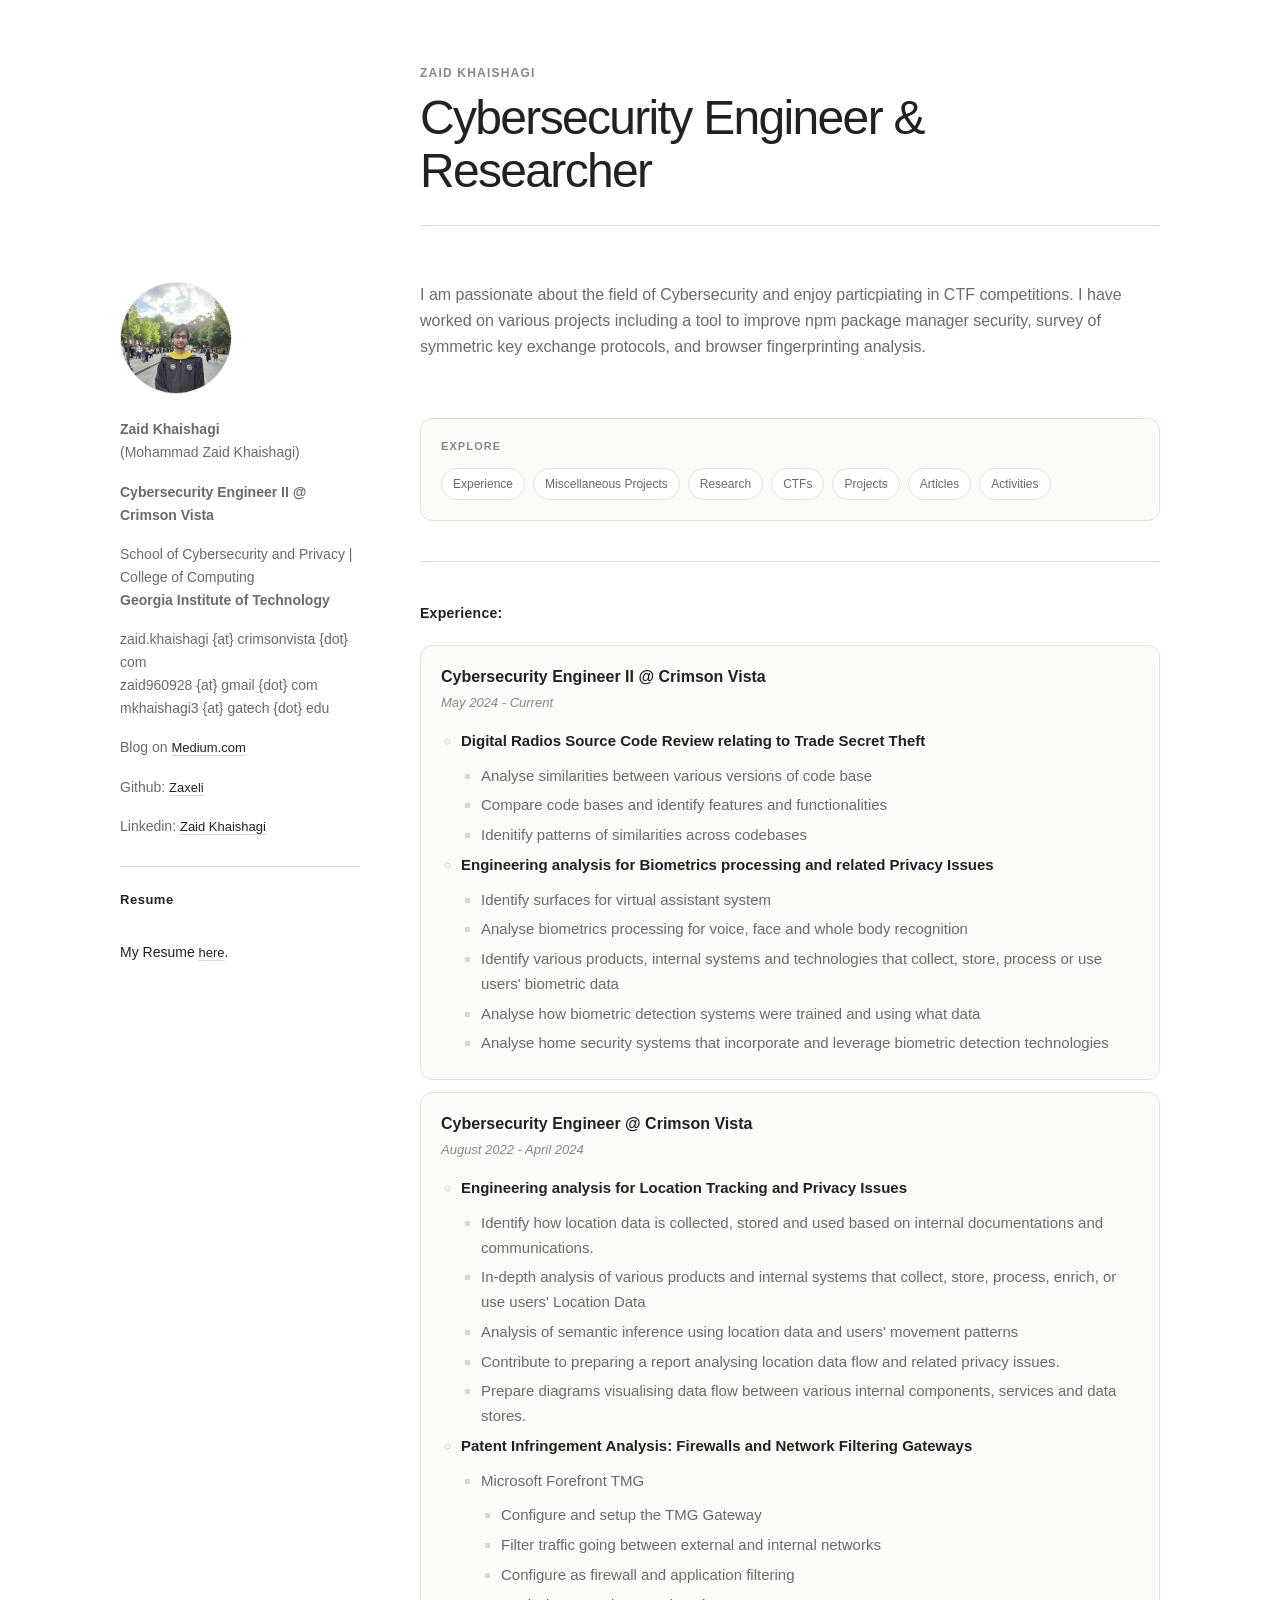
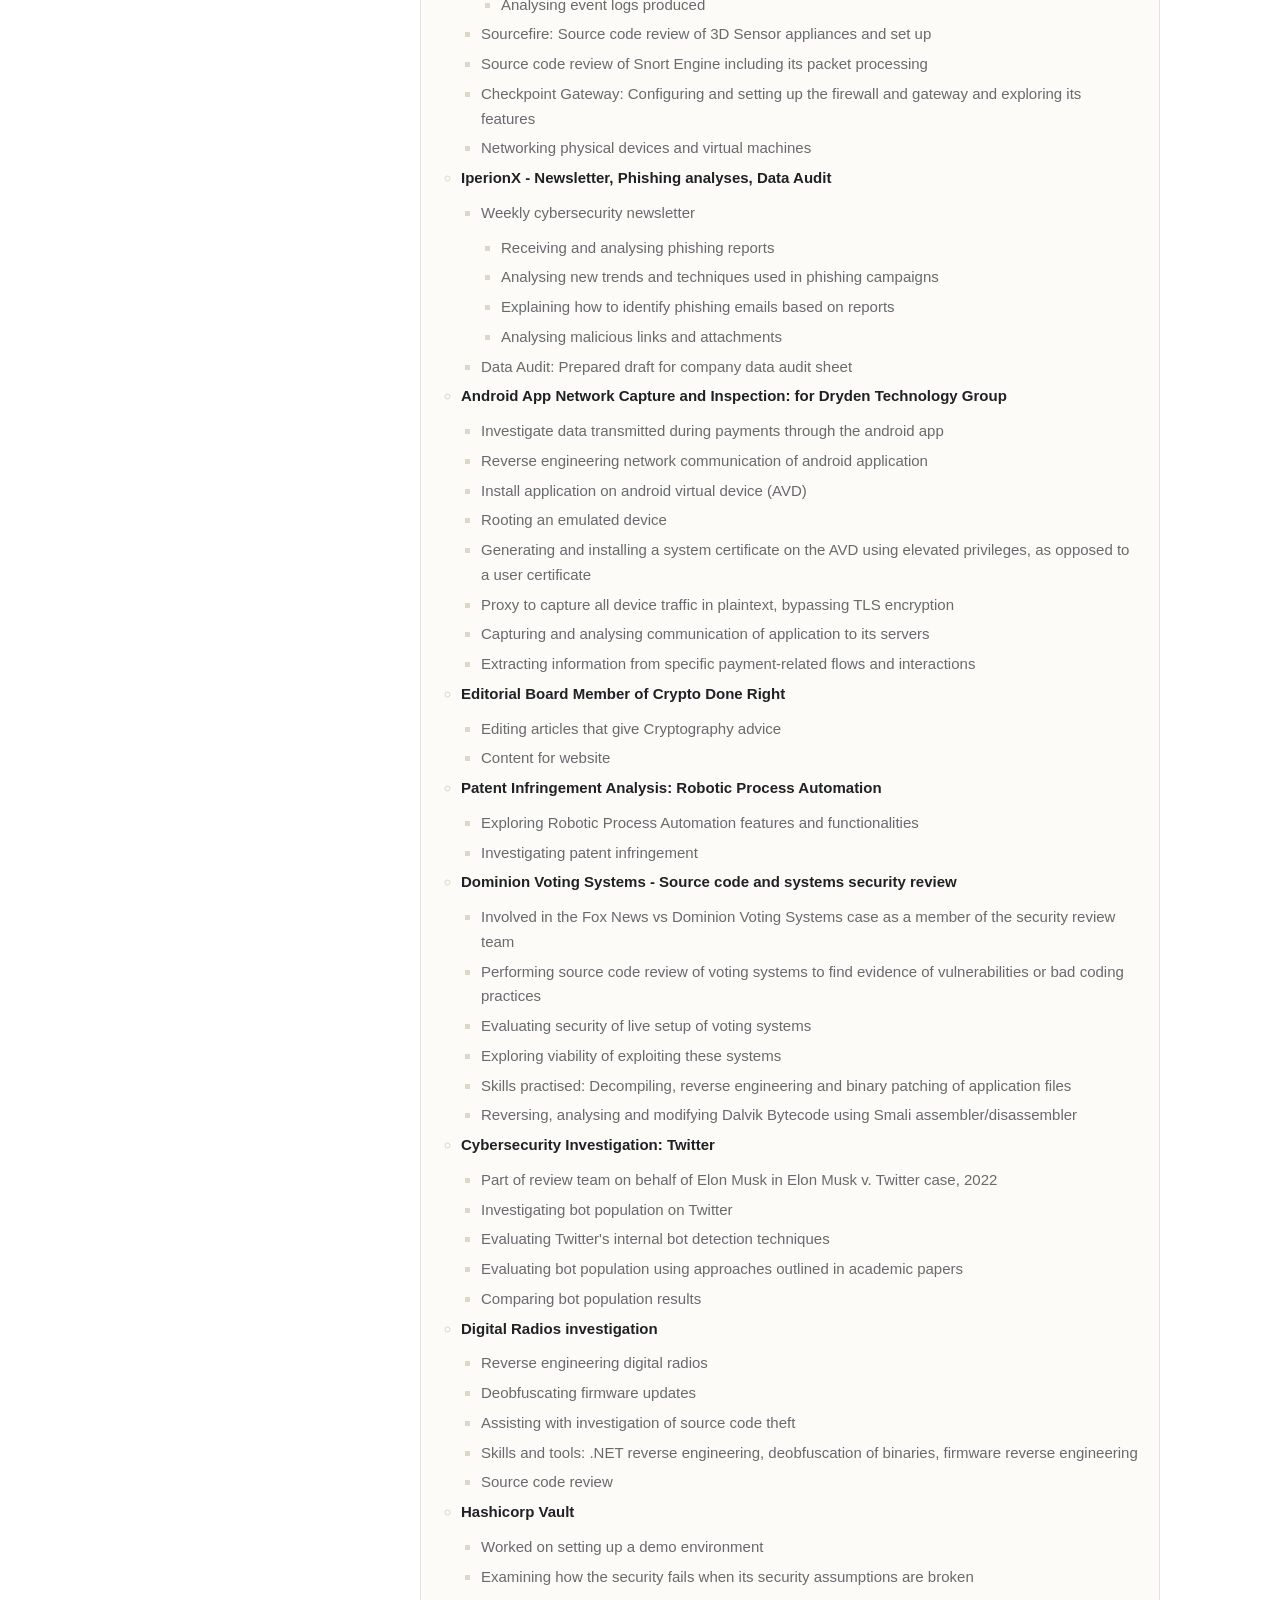
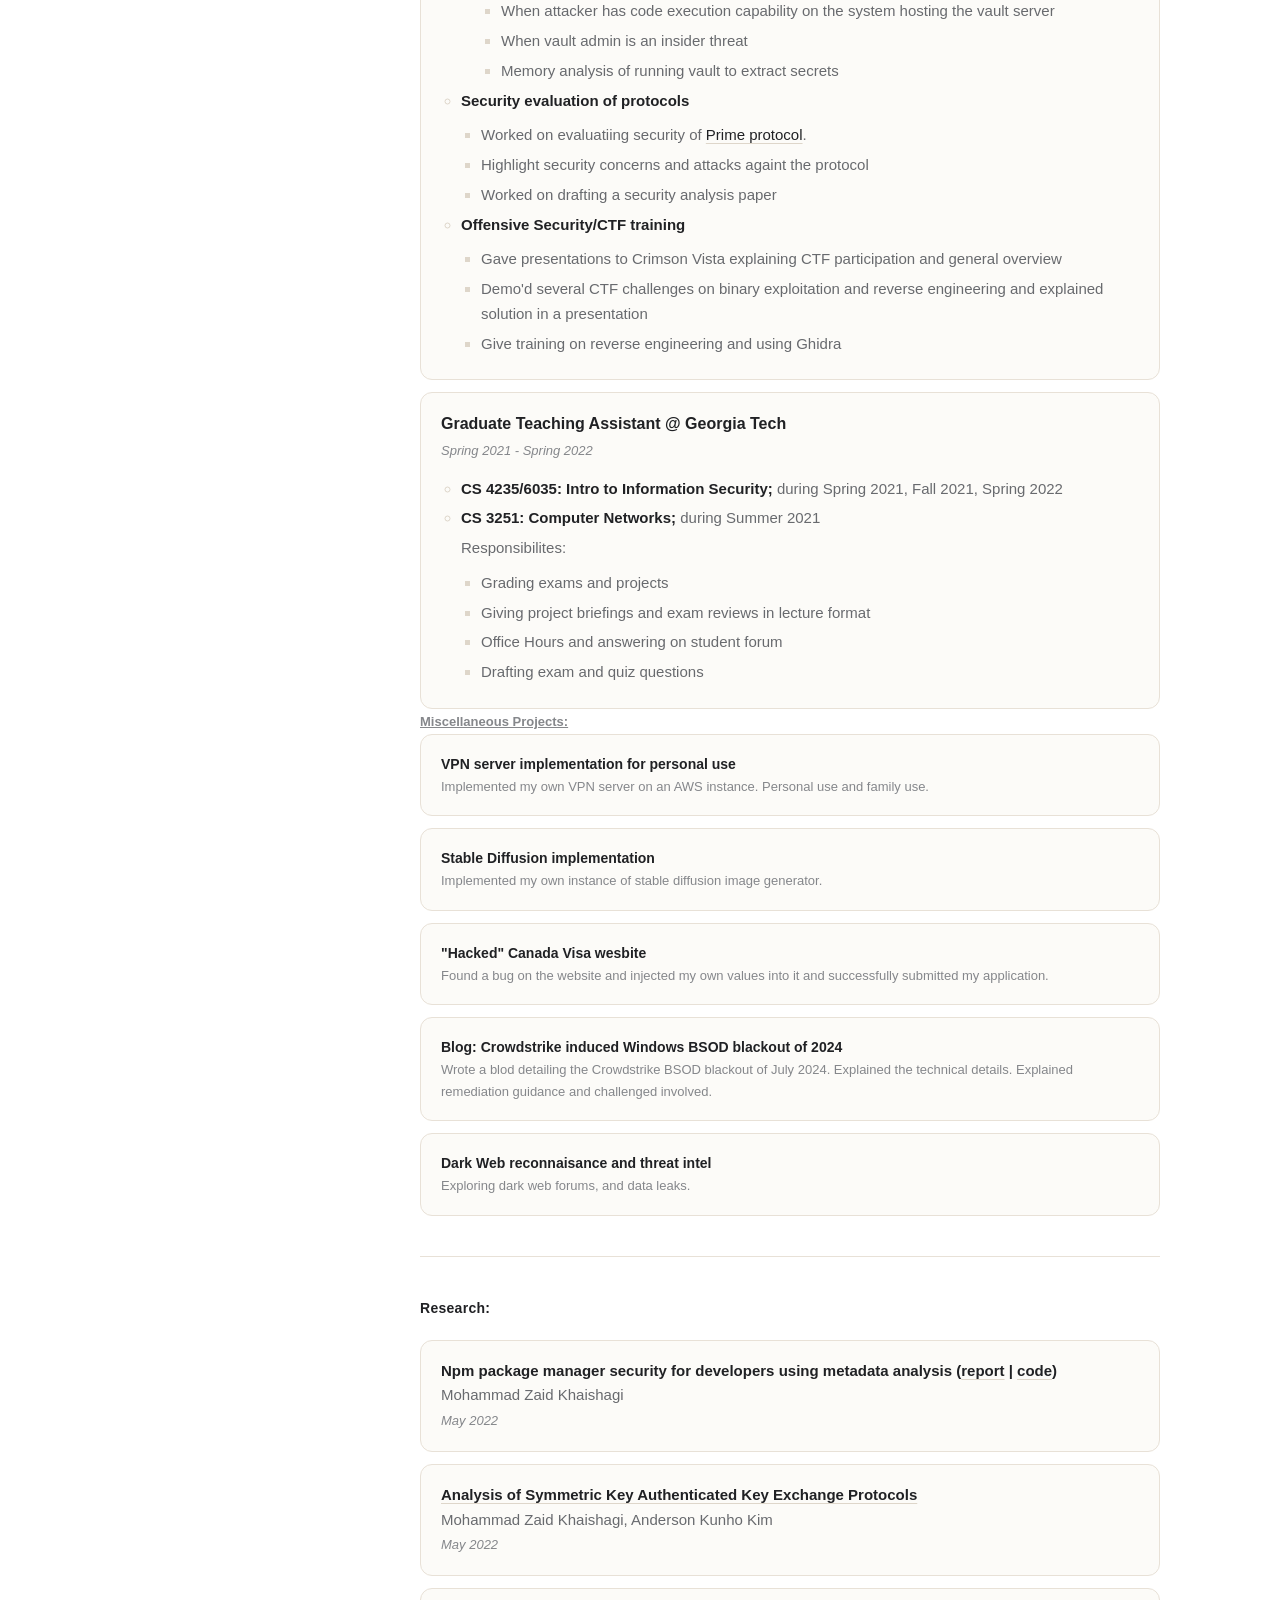
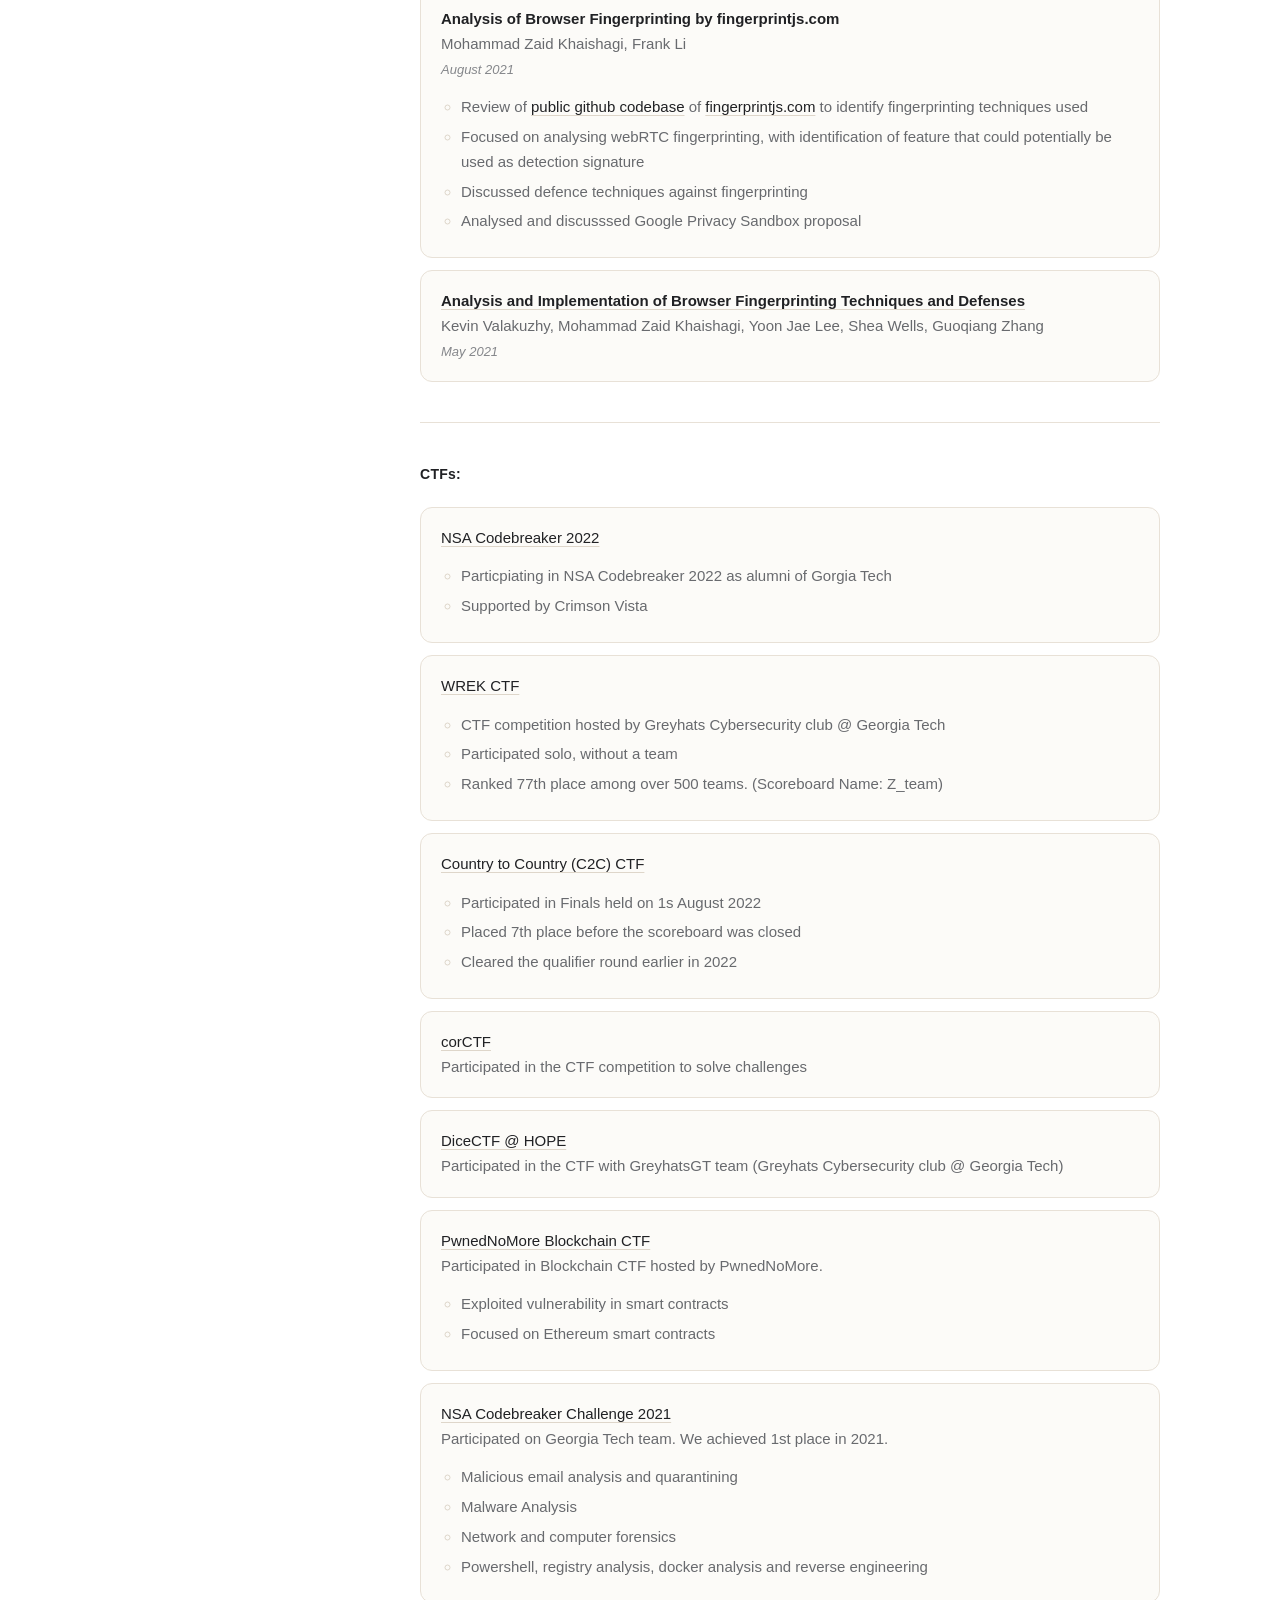
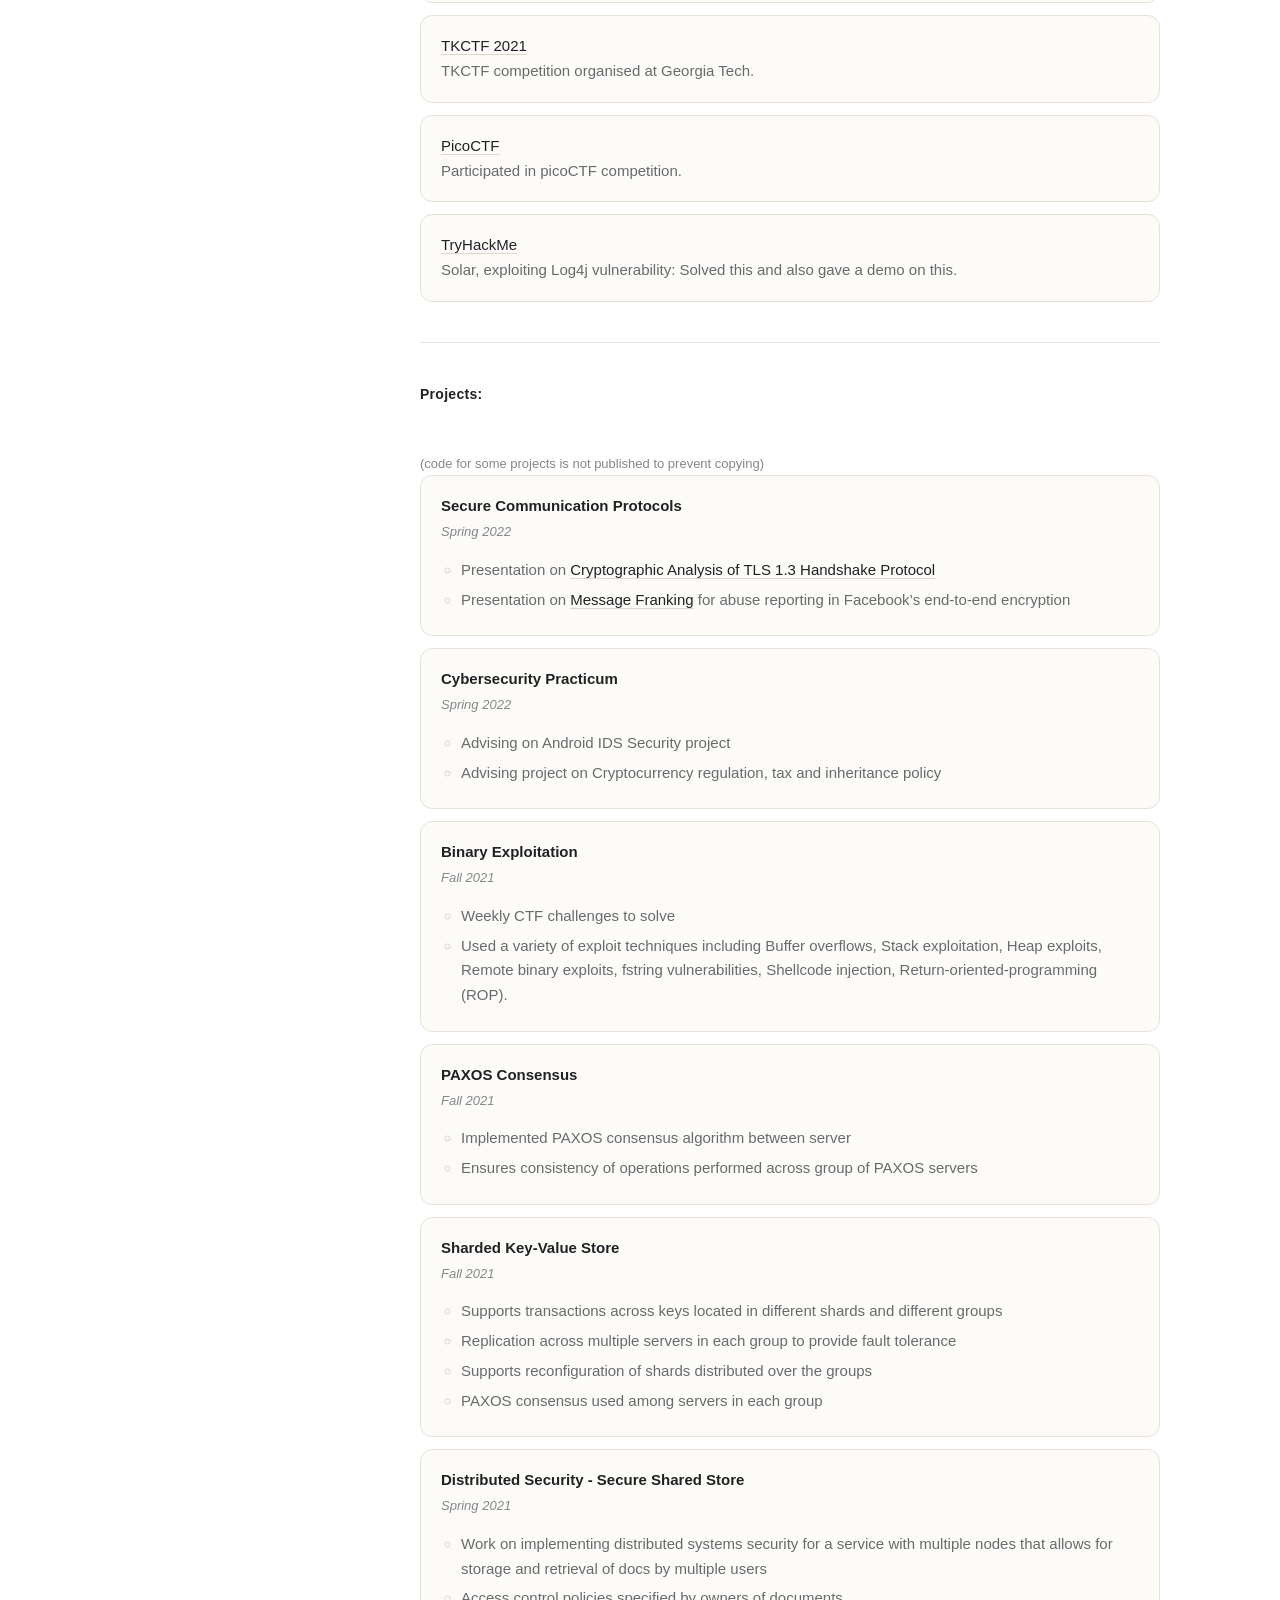
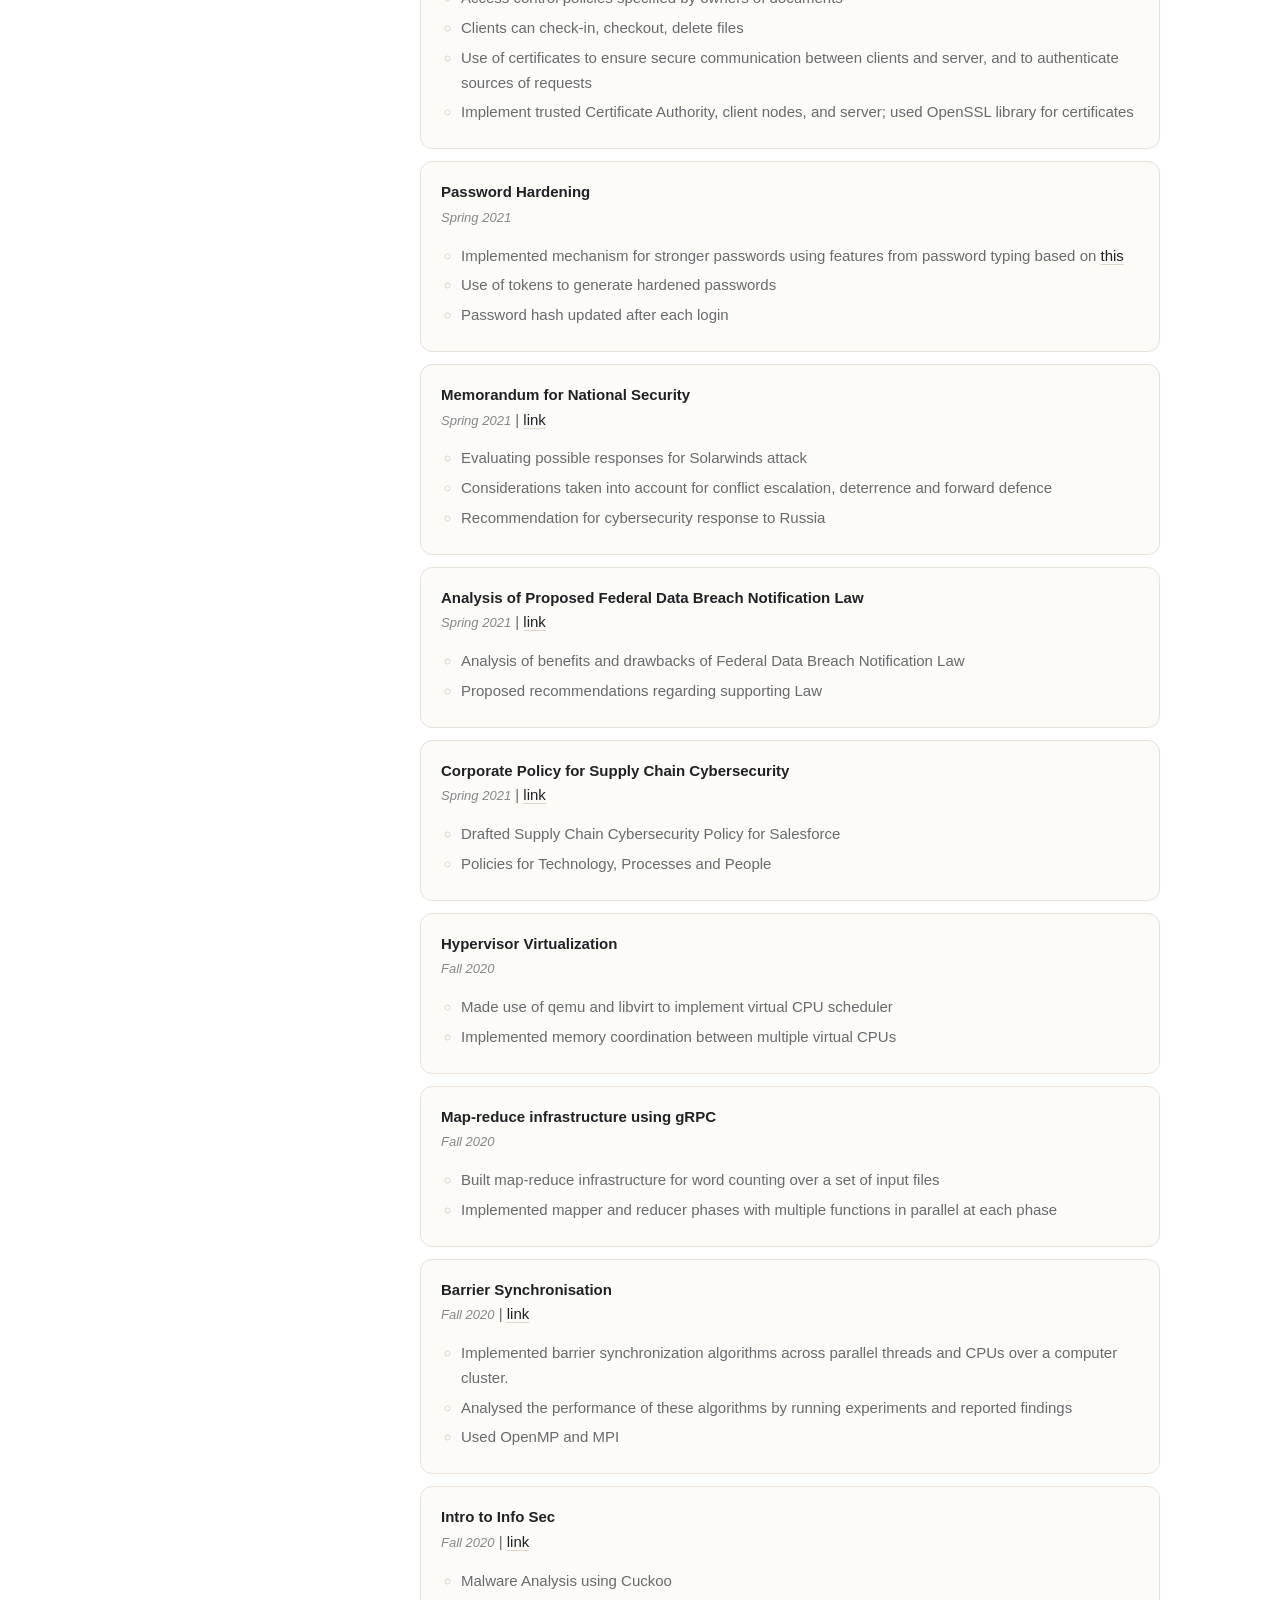
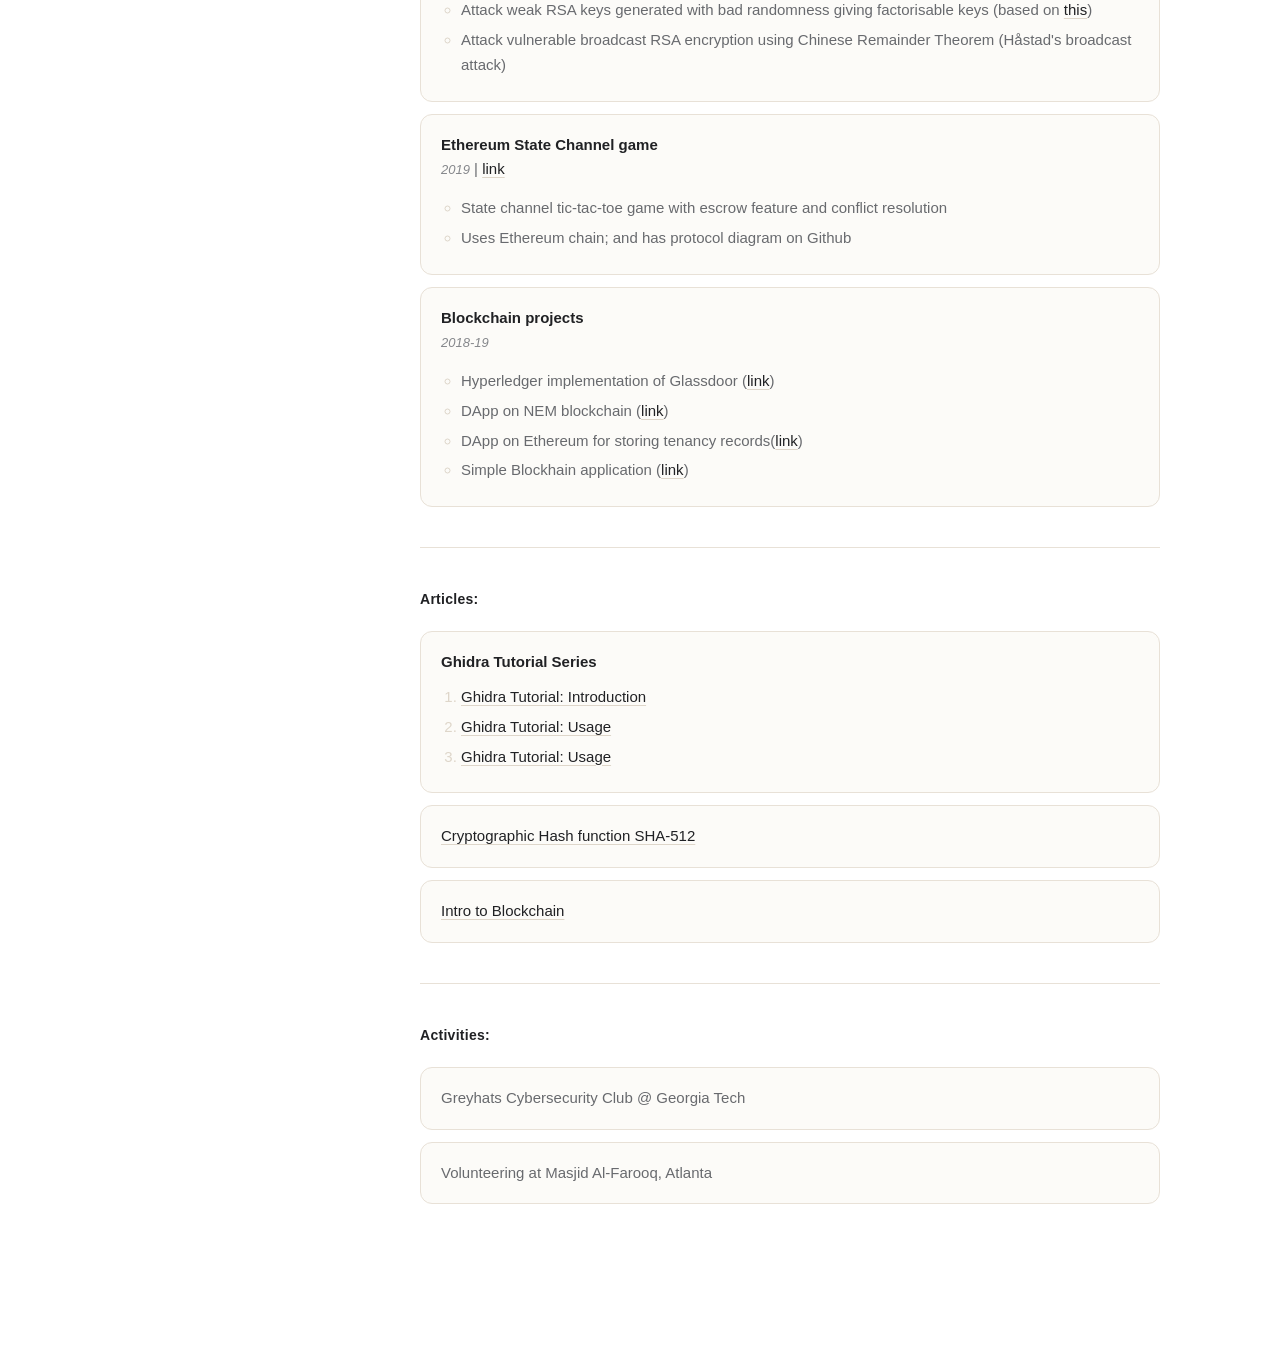
<file: index.html>
<!doctype html>
<html lang="en">
<head>
  <meta charset="UTF-8">
  <meta name="viewport" content="width=device-width, initial-scale=1">
  <title>Zaid Khaishagi | Georgia Tech</title>
  <link rel="stylesheet" href="style.css">
  <script src="index.js" defer></script>
</head>
<body>
  <div class="page">
    <header class="intro">
      <p>Zaid Khaishagi</p>
      <h1>Cybersecurity Engineer &amp; Researcher</h1>
    </header>
    <div class="page-grid">
      <section id="profile" class="profile" aria-label="Profile"></section>
      <main id="content" class="content"></main>
    </div>
  </div>
</body>
</html>
</file>
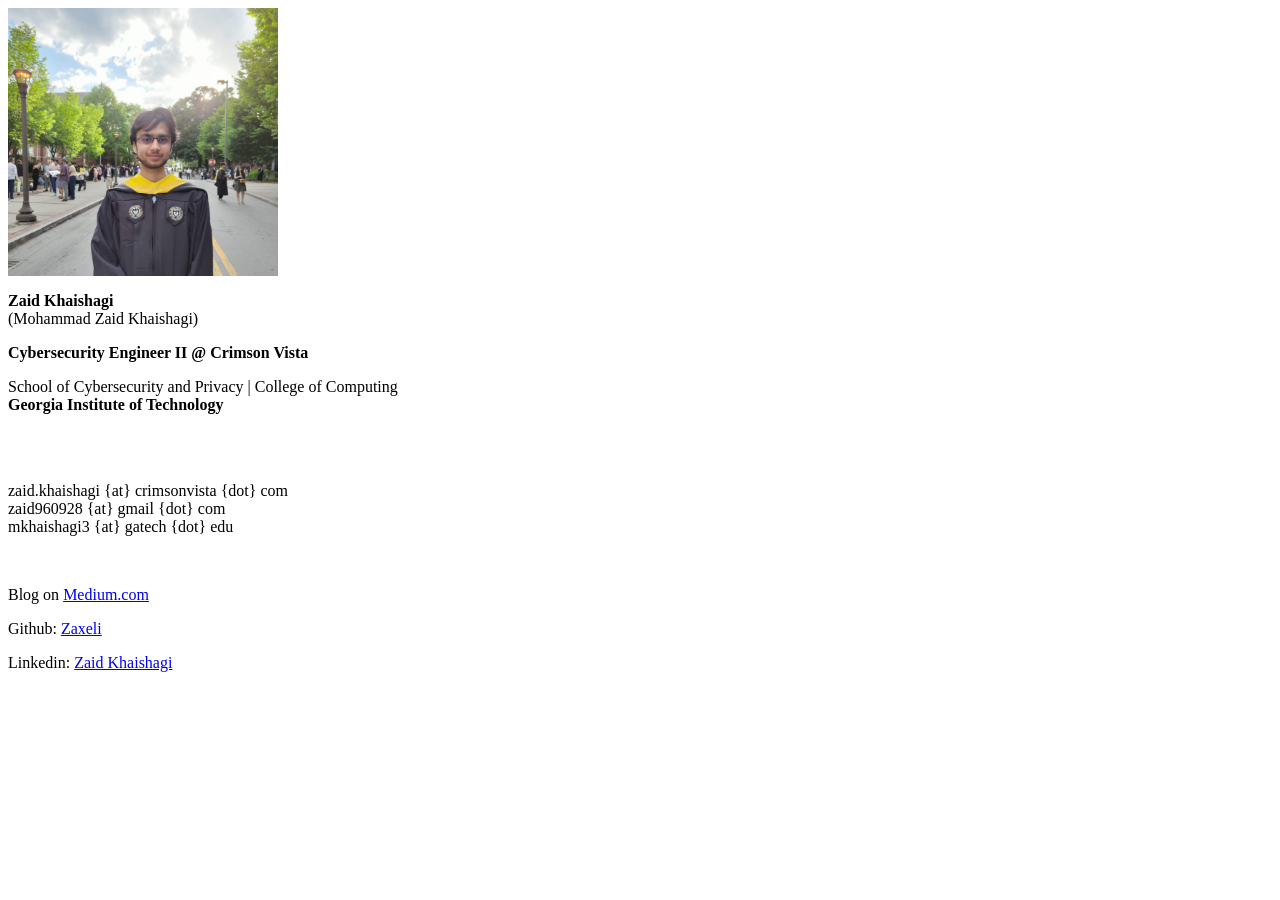
<file: home_left.html>
<html>
  
  <body>
  
  <span><img width="270"  src="files/zaid.jpg"></span></p>
  
  <p> <b>Zaid Khaishagi</b> 
    <br>
    (Mohammad Zaid Khaishagi)
  </p>
  <p>
    <b>Cybersecurity Engineer II @ Crimson Vista</b>
  </p>
  <p>
    School of Cybersecurity and Privacy | College of Computing
    <br>
    <b>Georgia Institute of Technology</b>
  </p>
  <br>

  
  <br>
  <p>zaid.khaishagi {at} crimsonvista {dot} com <br> zaid960928 {at} gmail {dot} com <br> mkhaishagi3 {at} gatech {dot} edu</p>
  <br>
  <p>Blog on <a href="https://medium.com/@zaid960928"> Medium.com</a></p>
  <p>Github: <a href="https://github.com/Zaxeli"> Zaxeli </a></p>  
  <p>Linkedin: <a href="https://www.linkedin.com/in/zaid-khaishagi/"> Zaid Khaishagi </a></p>
  <br>

  </body>
  
  </html>
</file>
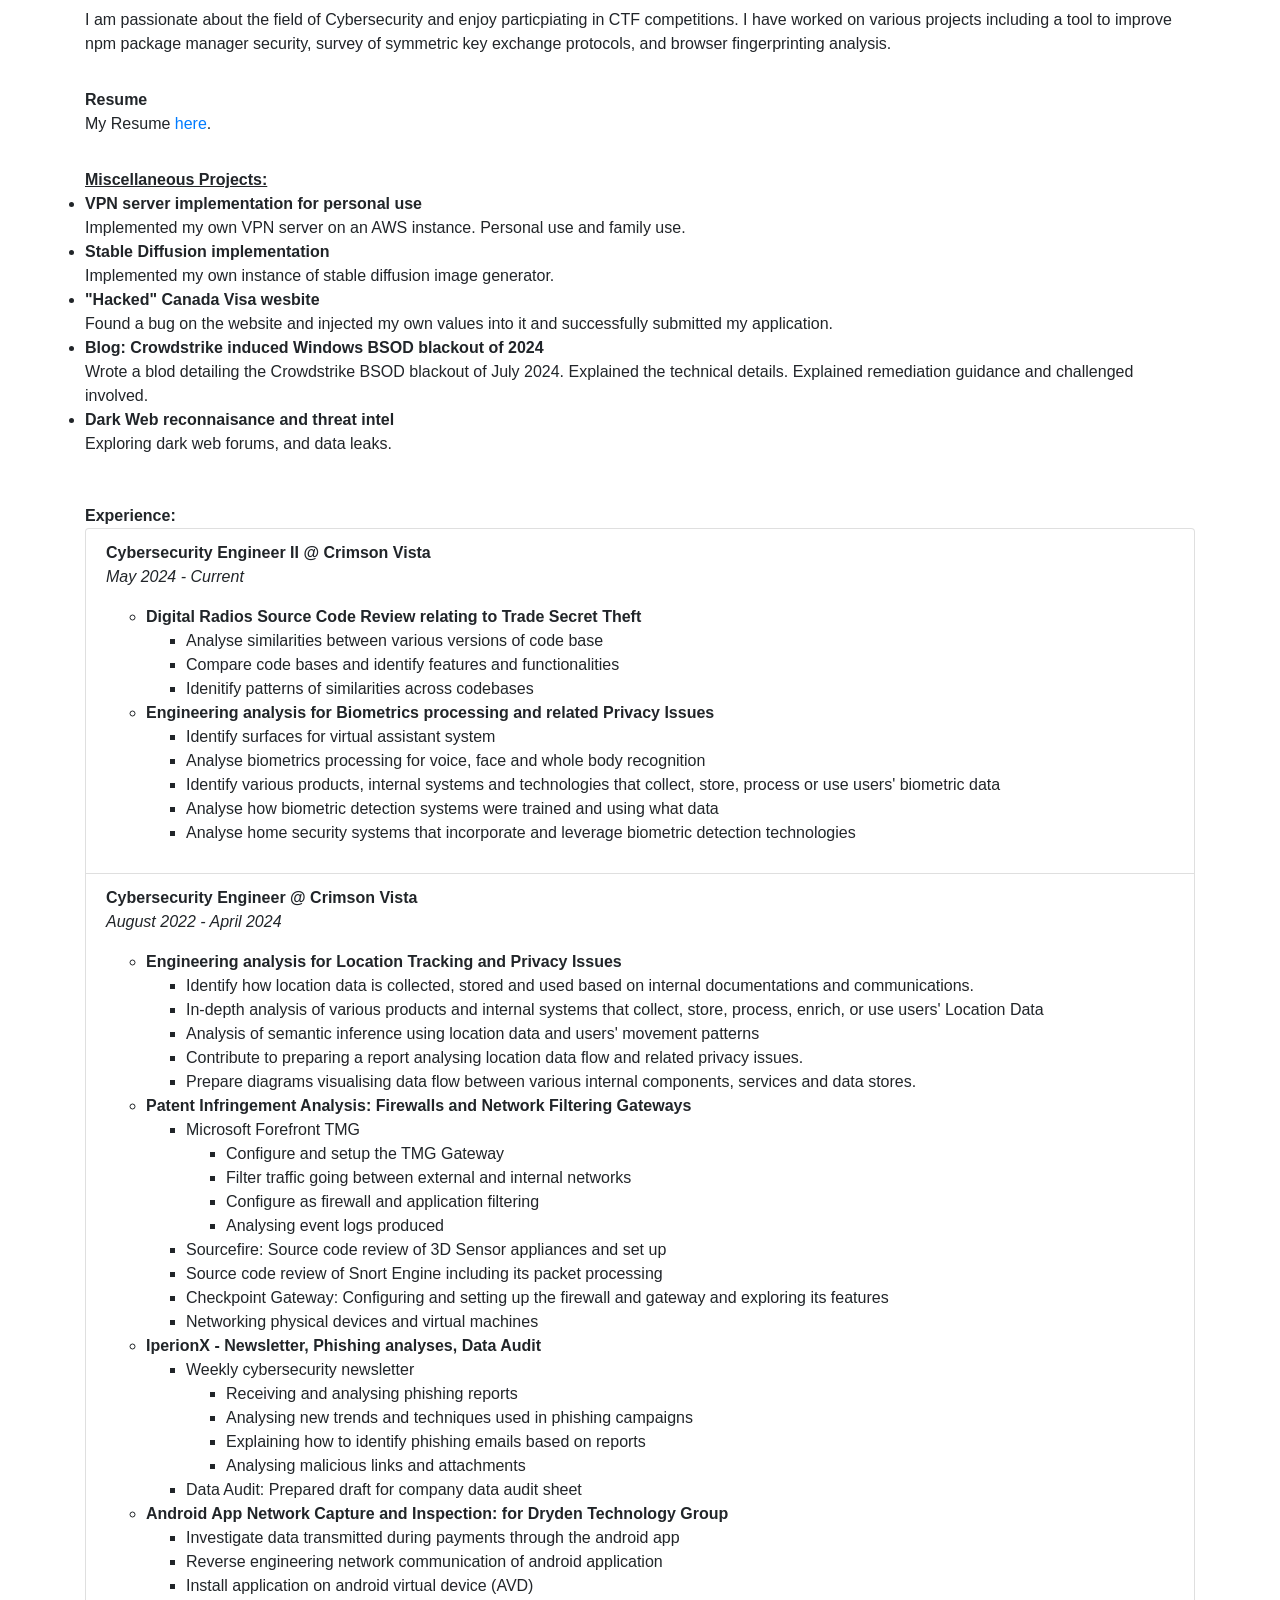
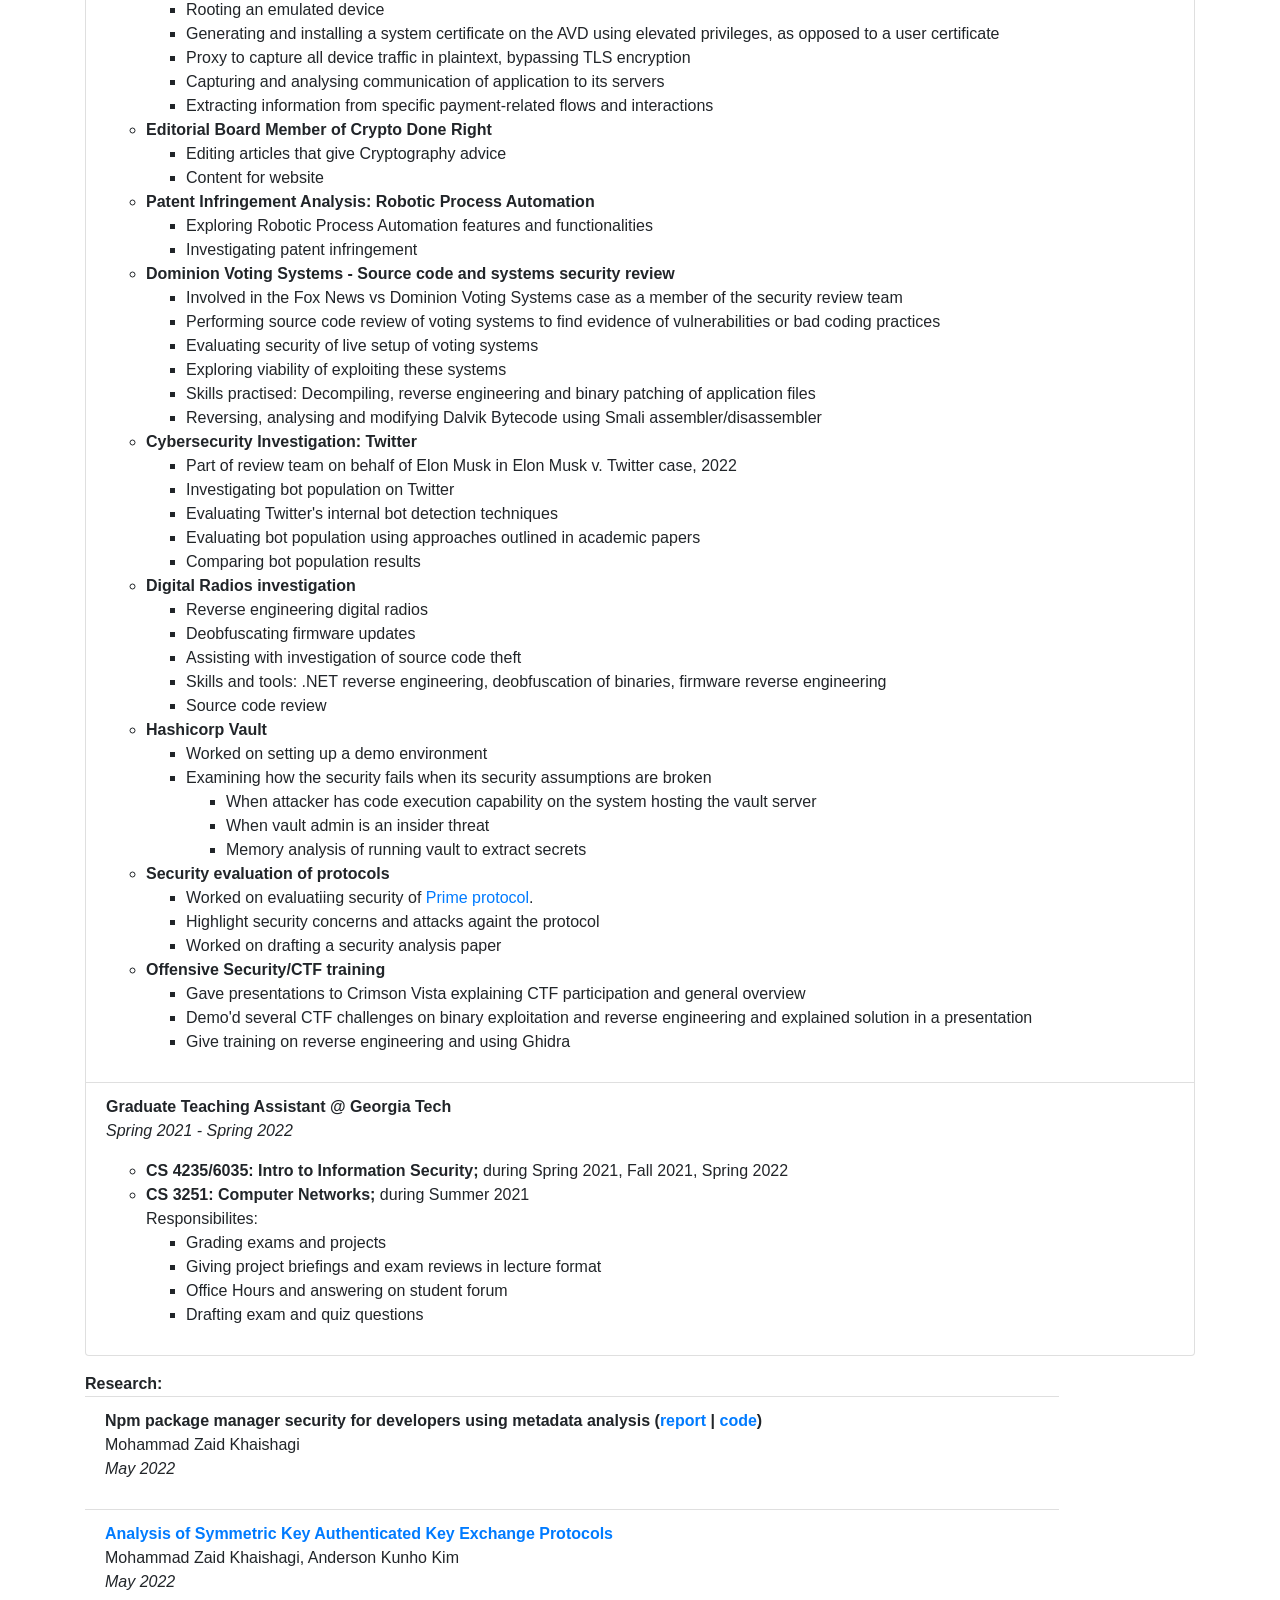
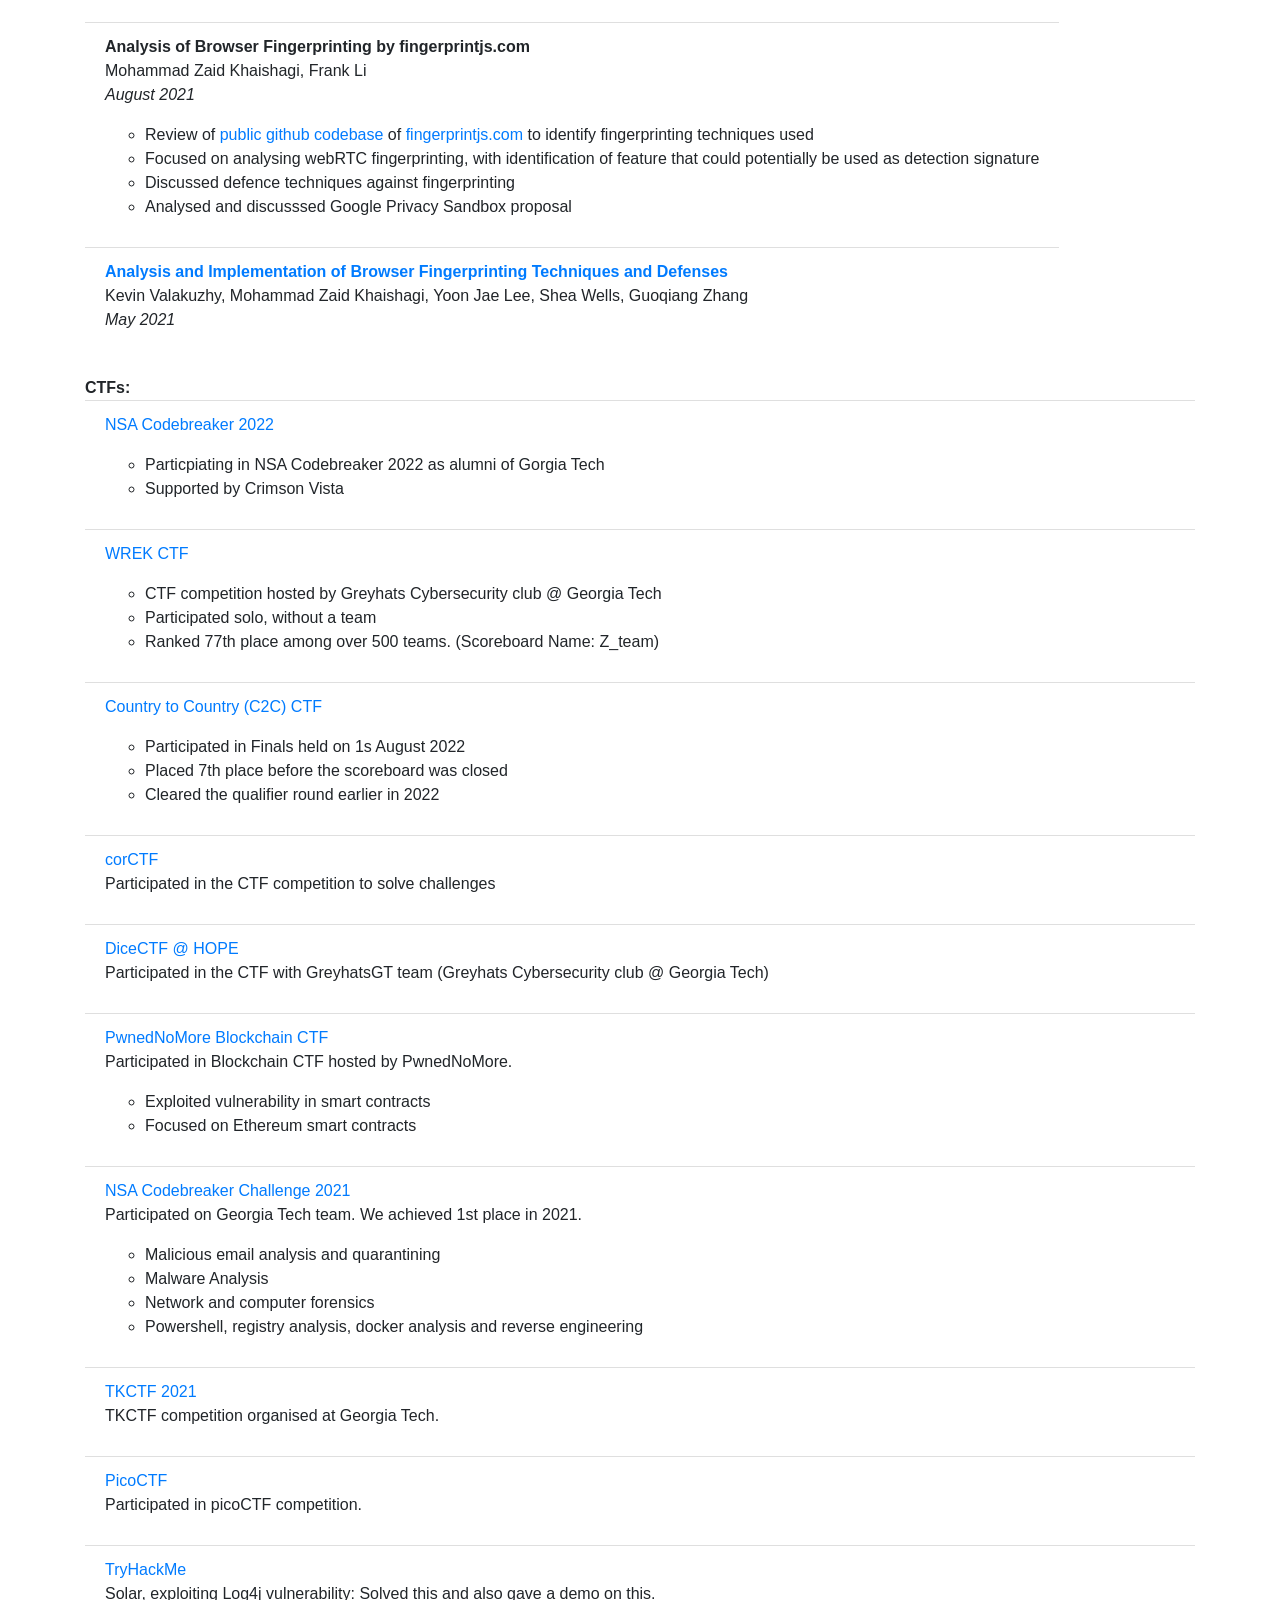
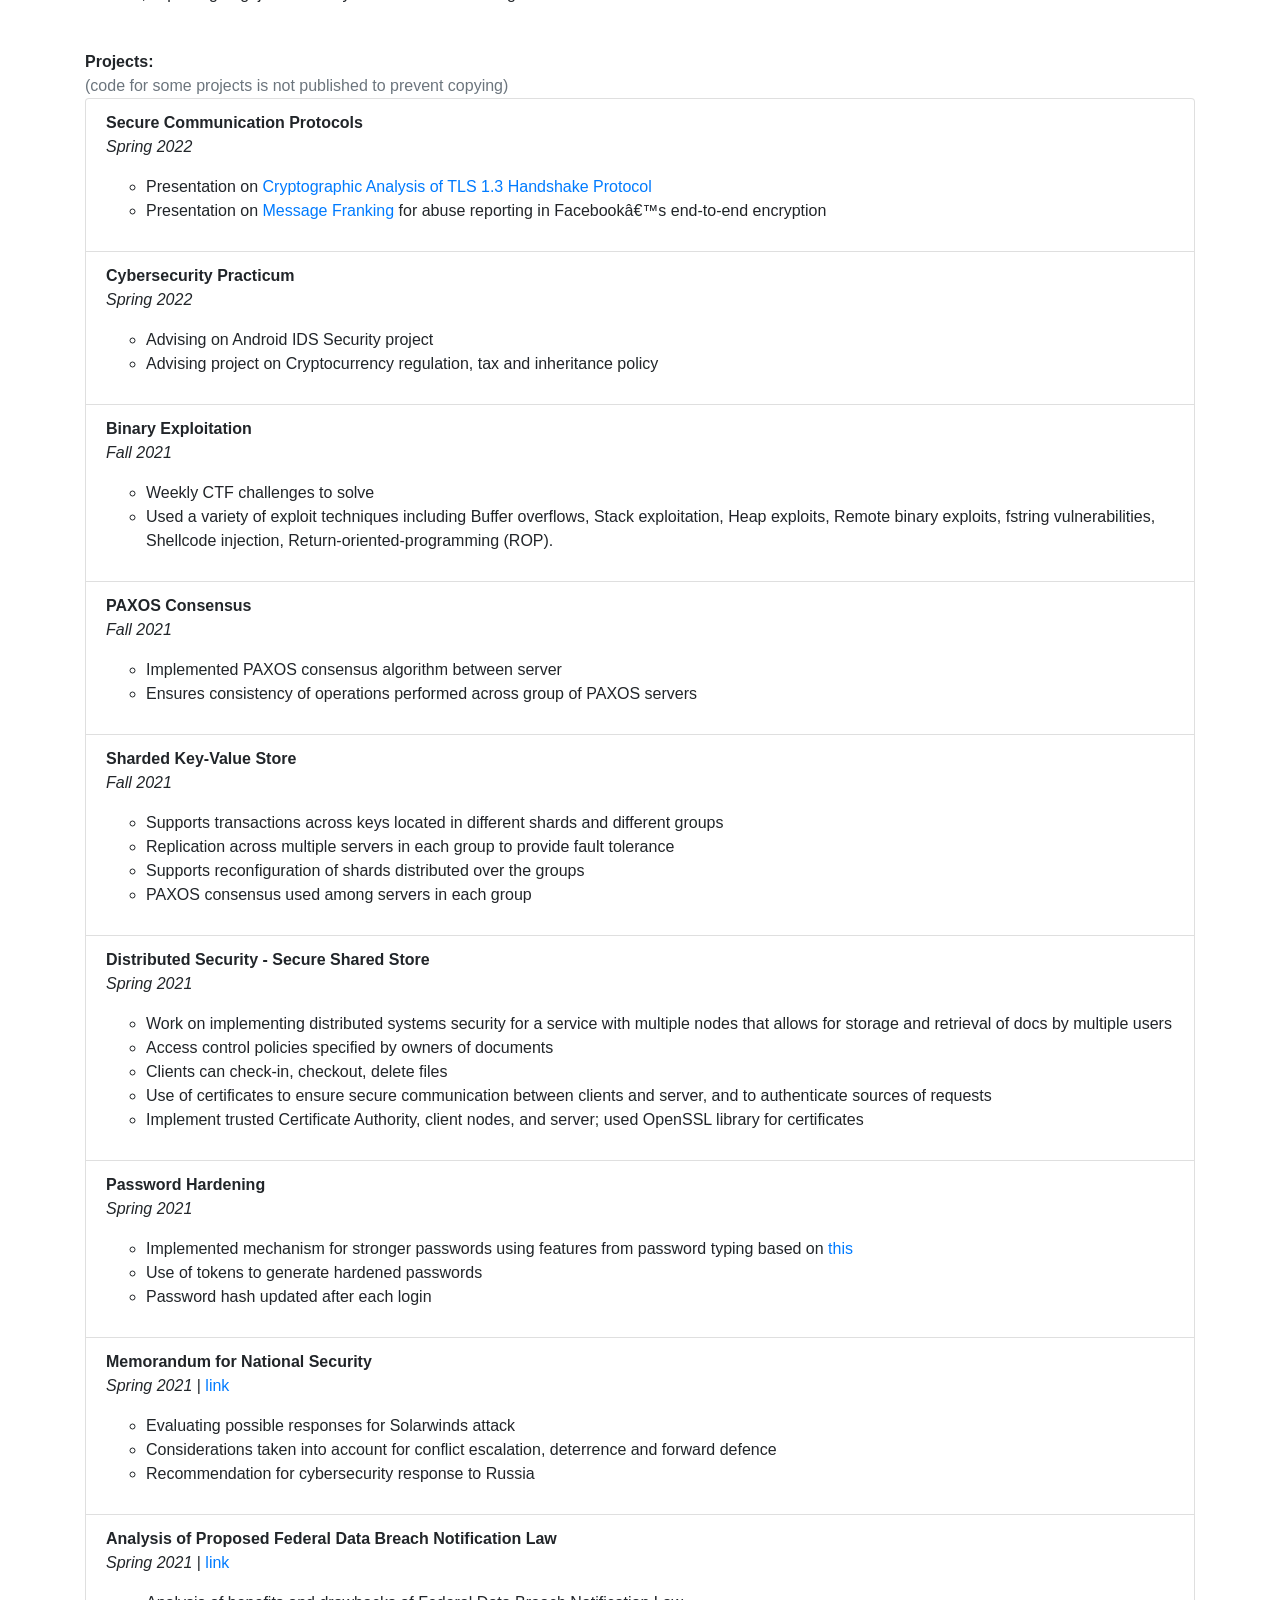
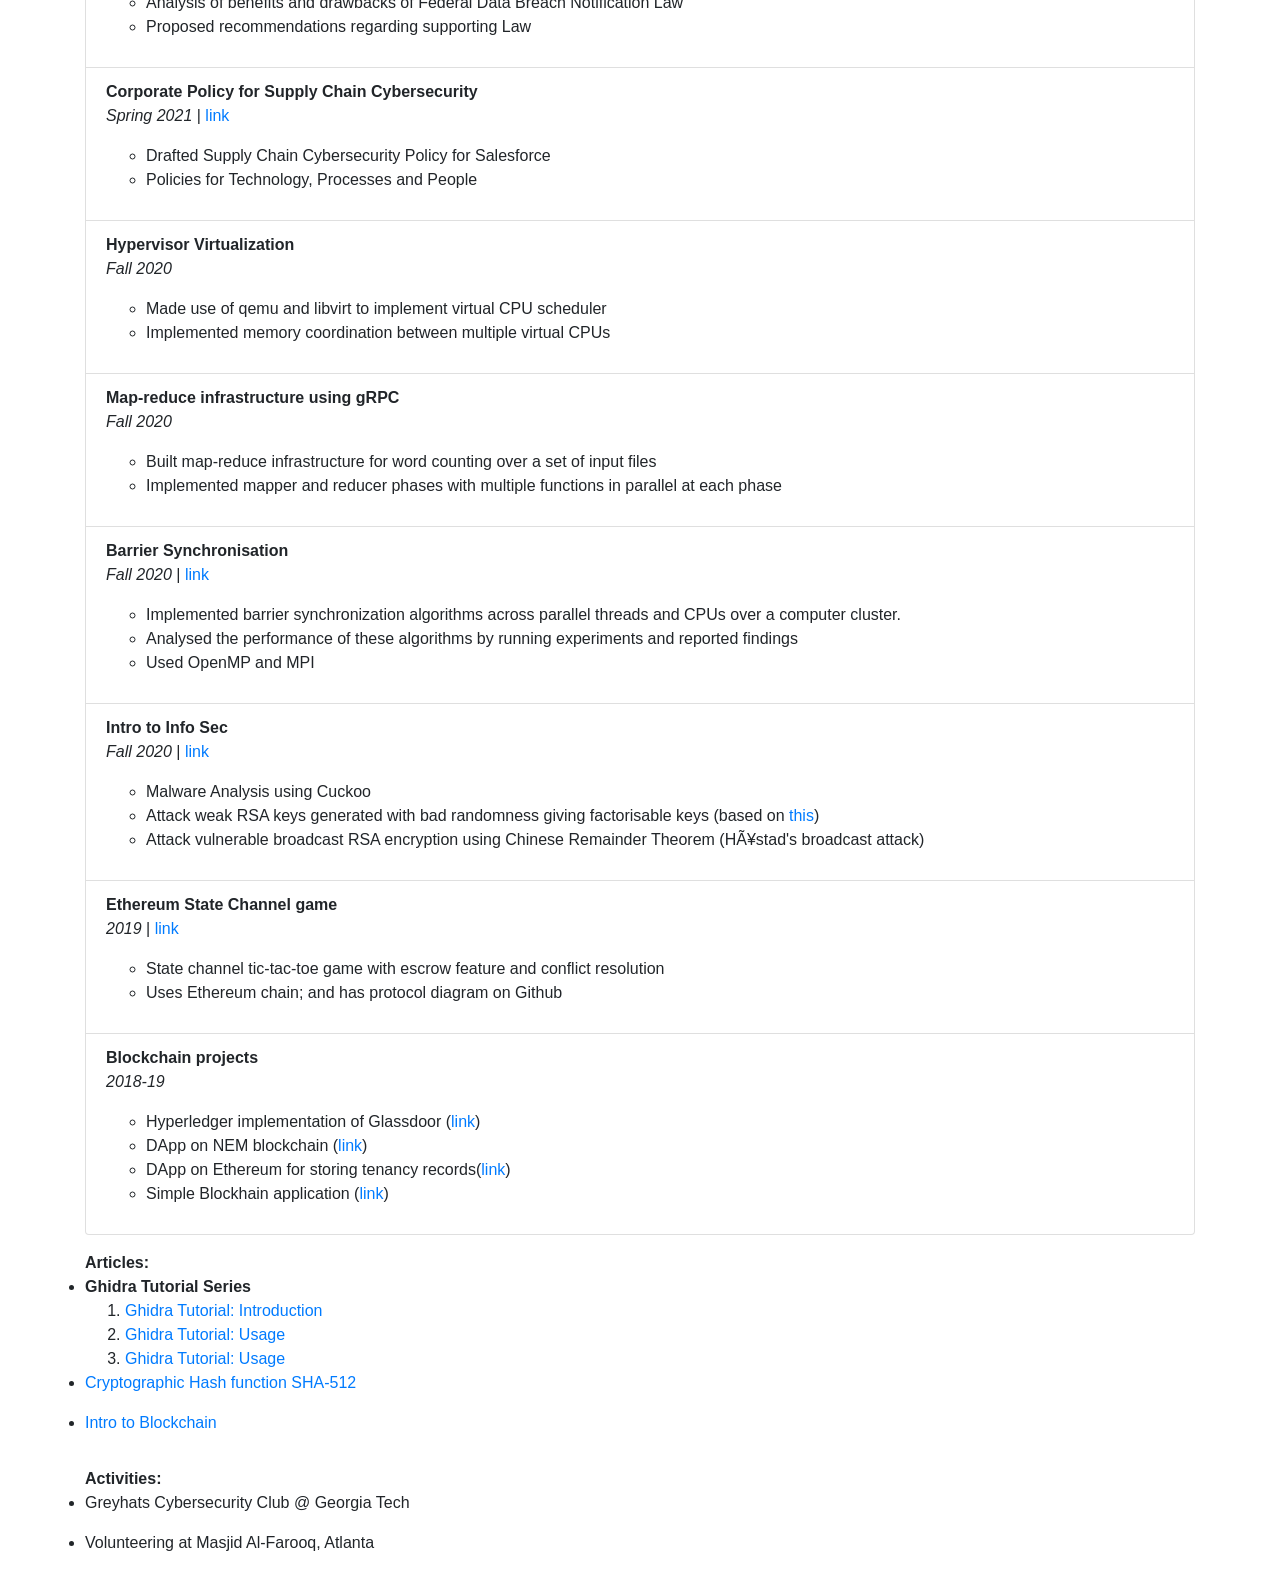
<file: home_right.html>
<html>

<head>
    <link rel="stylesheet" href="https://cdn.jsdelivr.net/npm/bootstrap@4.3.1/dist/css/bootstrap.min.css"
        integrity="sha384-ggOyR0iXCbMQv3Xipma34MD+dH/1fQ784/j6cY/iJTQUOhcWr7x9JvoRxT2MZw1T" crossorigin="anonymous">
    <script src="https://code.jquery.com/jquery-3.3.1.slim.min.js"
        integrity="sha384-q8i/X+965DzO0rT7abK41JStQIAqVgRVzpbzo5smXKp4YfRvH+8abtTE1Pi6jizo"
        crossorigin="anonymous"></script>
    <script src="https://cdn.jsdelivr.net/npm/popper.js@1.14.7/dist/umd/popper.min.js"
        integrity="sha384-UO2eT0CpHqdSJQ6hJty5KVphtPhzWj9WO1clHTMGa3JDZwrnQq4sF86dIHNDz0W1"
        crossorigin="anonymous"></script>
    <script src="https://cdn.jsdelivr.net/npm/bootstrap@4.3.1/dist/js/bootstrap.min.js"
        integrity="sha384-JjSmVgyd0p3pXB1rRibZUAYoIIy6OrQ6VrjIEaFf/nJGzIxFDsf4x0xIM+B07jRM"
        crossorigin="anonymous"></script>
</head>

<body>

    <!-- <div class="row">
        <div class="col-md-8 offset-md-2">

            <center> 
                <b><font size="5">Zaid Khaishagi</font></b><br>
                <p>Phone: +1 4709092126  | Email: zaid960928@gmail.com or zaid.khaishagi@crimsonvista.com 
                    LinkedIn:https://www.linkedin.com/in/zaid-khaishagi | Github: https://github.com/Zaxeli | Website: https://zaxeli.github.io/ </p>
            </center>
        </div>
    </div> -->
    
    <div class="container">

        <div class="py-2">
            <p>
                I am passionate about the field of Cybersecurity and enjoy particpiating in CTF competitions. I have
                worked on various projects including a tool to improve npm package manager security, survey of symmetric
                key exchange protocols, and browser fingerprinting analysis.
            </p>
        </div>

        <div class="py-2">
            <span><b>Resume</b><br></span>
            <p>

                My Resume <a href="files/resume.pdf">here</a>.
            </p>

        </div>


        <div class="py-2">
            <b><u>Miscellaneous Projects:</u></b>
            <ul class="list-group">
                <li>
                <b>VPN server implementation for personal use</b><br>
                    Implemented my own VPN server on an AWS instance. Personal use and family use.
                </li>
                <li>
                <b>Stable Diffusion implementation</b><br>
                    Implemented my own instance of stable diffusion image generator.
                </li>
                <li>
                <b>"Hacked" Canada Visa wesbite</b><br> 
                    Found a bug on the website and injected my own values into it and successfully submitted my application. 
                </li>
                <li>
                <b>Blog: Crowdstrike induced Windows BSOD blackout of 2024</b><br>
                    Wrote a blod detailing the Crowdstrike BSOD blackout of July 2024. Explained the technical details. Explained remediation guidance and challenged involved. 
                </li>
                <li>
                <b>Dark Web reconnaisance and threat intel</b> <br>
                    Exploring dark web forums, and data leaks.
                </li>
            </ul>
            <br><br>
            <b>Experience:</b>
            <ul class="list-group">
                <li class="list-group-item">
                    <p>
                        <b>Cybersecurity Engineer II @ Crimson Vista</b><br>
                        <i>May 2024 - Current</i>
                    <ul>
                        <li><b>Digital Radios Source Code Review relating to Trade Secret Theft</b><br>
                            <ul>
                                <li>Analyse similarities between various versions of code base</li>
                                <li>Compare code bases and identify features and functionalities</li>
                                <li>Idenitify patterns of similarities across codebases</li>
                            </ul>
                        </li>
                        <li><b>Engineering analysis for Biometrics processing and related Privacy Issues</b><br>
                            <ul>
                                <li>Identify surfaces for virtual assistant system </li>
                                <li>Analyse biometrics processing for voice, face and whole body recognition</li>
                                <li>Identify various products, internal systems and technologies that collect, store, process or use users' biometric data</li>
                                <li>Analyse how biometric detection systems were trained and using what data</li>
                                <li>Analyse home security systems that incorporate and leverage biometric detection technologies</li>
                            </ul>
                        </li>
                    </ul>
                    </p>
                </li>
                <li class="list-group-item">
                    <p>
                        <b>Cybersecurity Engineer @ Crimson Vista</b><br>
                        <i>August 2022 - April 2024</i>
                    <ul>
                        <li><b>Engineering analysis for Location Tracking and Privacy Issues</b><br>
                            <ul>
                                <li>Identify how location data is collected, stored and used based on internal documentations and communications.</li>
                                <li>In-depth analysis of various products and internal systems that collect, store, process, enrich, or use users' Location Data</li>
                                <li>Analysis of semantic inference using location data and users' movement patterns</li>
                                <li>Contribute to preparing a report analysing location data flow and related privacy issues.</li>
                                <li>Prepare diagrams visualising data flow between various internal components, services and data stores.</li>
                            </ul>
                        </li>
                        <li><b>Patent Infringement Analysis: Firewalls and Network Filtering Gateways</b><br>
                            <ul>
                                <li>Microsoft Forefront TMG
                                    <ul>
                                        <li>Configure and setup the TMG Gateway</li>
                                        <li>Filter traffic going between external and internal networks</li>
                                        <li>Configure as firewall and application filtering</li>
                                        <li>Analysing event logs produced</li>
                                    </ul> 
                                </li>
                                <li>Sourcefire: Source code review of 3D Sensor appliances and set up</li>
                                <li>Source code review of Snort Engine including its packet processing</li>
                                <li>Checkpoint Gateway: Configuring and setting up the firewall and gateway and exploring its features</li>
                                <li>Networking physical devices and virtual machines </li>
                            </ul>
                        </li>
                        <li><b>IperionX - Newsletter, Phishing analyses, Data Audit</b><br>
                            <ul>
                                <li>Weekly cybersecurity newsletter
                                    <ul>
                                        <li>Receiving and analysing phishing reports</li>
                                        <li>Analysing new trends and techniques used in phishing campaigns</li>
                                        <li>Explaining how to identify phishing emails based on reports</li>
                                        <li>Analysing malicious links and attachments</li>
                                    </ul>
                                </li>
                                <li>Data Audit: Prepared draft for company data audit sheet</li>
                            </ul>
                        </li>
                        <li><b>Android App Network Capture and Inspection: for Dryden Technology Group</b><br>
                            <ul>
                                <li>Investigate data transmitted during payments through the android app</li>
                                <li>Reverse engineering network communication of android application</li>
                                <li>Install application on android virtual device (AVD)</li>
                                <li>Rooting an emulated device</li>
                                <li>Generating and installing a system certificate on the AVD using elevated privileges, as opposed to a user certificate</li>
                                <li>Proxy to capture all device traffic in plaintext, bypassing TLS encryption</li>
                                <li>Capturing and analysing communication of application to its servers</li>
                                <li>Extracting information from specific payment-related flows and interactions</li>
                            </ul>
                        </li>

                        <li><b>Editorial Board Member of Crypto Done Right</b><br>
                            <ul>
                                <li>Editing articles that give Cryptography advice</li>
                                <li>Content for website</li>
                            </ul>
                        </li>

                        <li><b>Patent Infringement Analysis: Robotic Process Automation</b><br>
                            <ul>
                                <li>Exploring Robotic Process Automation features and functionalities</li>
                                <li>Investigating patent infringement</li>
                            </ul>
                        </li>
                        <li><b>Dominion Voting Systems - Source code and systems security review</b><br>
                            <ul>
                                <li>Involved in the Fox News vs Dominion Voting Systems case as a member of the security review team</li>
                                <li>Performing source code review of voting systems to find evidence of vulnerabilities or bad coding practices</li>
                                <li>Evaluating security of live setup of voting systems</li>
                                <li>Exploring viability of exploiting these systems</li>
                                <li>Skills practised: Decompiling, reverse engineering and binary patching of application files</li>
                                <li>Reversing, analysing and modifying Dalvik Bytecode using Smali assembler/disassembler</li>
                            </ul>
                        </li>
                        <li><b>Cybersecurity Investigation: Twitter</b><br>
                            <ul>
                                <li>Part of review team on behalf of Elon Musk in Elon Musk v. Twitter case, 2022</li>
                                <li>Investigating bot population on Twitter</li>
                                <li>Evaluating Twitter's internal bot detection techniques</li>
                                <li>Evaluating bot population using approaches outlined in academic papers</li>
                                <li>Comparing bot population results</li>
                            </ul>
                        </li>
                        <li><b>Digital Radios investigation</b><br>
                            <ul>
                                <li>Reverse engineering digital radios</li>
                                <li>Deobfuscating firmware updates</li>
                                <li>Assisting with investigation of source code theft</li>
                                <li>Skills and tools: .NET reverse engineering, deobfuscation of binaries, firmware reverse engineering</li>
                                <li>Source code review</li>
                            </ul>
                        </li>
                        <li><b>Hashicorp Vault</b><br>
                            <ul>
                                <li>Worked on setting up a demo environment</li>
                                <li>Examining how the security fails when its security assumptions are broken
                                    <ul>
                                        <li>When attacker has code execution capability on the system hosting the vault server</li>
                                        <li>When vault admin is an insider threat</li>
                                        <li>Memory analysis of running vault to extract secrets</li>
                                    </ul>
                                </li>
                            </ul>
                        </li>
                        <li><b>Security evaluation of protocols</b><br>
                            <ul>
                                <li>Worked on evaluatiing security of <a
                                        href="https://www.dsn.jhu.edu/prime/#overview">Prime protocol</a>. </li>
                                <li>Highlight security concerns and attacks againt the protocol</li>
                                <li>Worked on drafting a security analysis paper</li>
                            </ul>
                        </li>
                        <li><b>Offensive Security/CTF training</b><br>
                            <ul>
                                <li>Gave presentations to Crimson Vista explaining CTF participation and general
                                    overview</li>
                                <li>Demo'd several CTF challenges on binary exploitation and reverse engineering and
                                    explained solution in a presentation</li>
                                <li>Give training on reverse engineering and using Ghidra</li>
                            </ul>
                        </li>
                    </ul>
                    </p>
                </li>
                <li class="list-group-item">
                    <p>
                        <b>Graduate Teaching Assistant @ Georgia Tech</b><br>
                        <i>Spring 2021 - Spring 2022</i>
                    <ul>
                        <li><b>CS 4235/6035: Intro to Information Security;</b> during Spring 2021, Fall 2021, Spring
                            2022</li>
                        <li><b>CS 3251: Computer Networks;</b> during Summer 2021</li>
                        Responsibilites:
                        <ul>
                            <li>Grading exams and projects</li>
                            <li>Giving project briefings and exam reviews in lecture format</li>
                            <li>Office Hours and answering on student forum</li>
                            <li>Drafting exam and quiz questions</li>
                        </ul>
                    </ul>
                    </p>
                </li>
            </ul>
        </div>

        <div class="py-2" style="display: inline-block;">
            <b>Research:</b>

            <ul class="list-group list-group-flush">
                <li class="list-group-item">
                    <p>
                        <b>Npm package manager security for developers using metadata analysis (<a
                                href="files/npm_sec.pdf">report</a> | <a href="files/npm_sec.pdf">code</a>)</b>
                        <br>
                        Mohammad Zaid Khaishagi
                        <br>
                        <i>May 2022</i>
                    </p>
                </li>
                <li class="list-group-item">
                    <p>
                        <b><a href="files/Analysis of SAKE Protocols.pdf"> Analysis of Symmetric Key Authenticated Key
                                Exchange Protocols</a></b>
                        <br>
                        Mohammad Zaid Khaishagi, Anderson Kunho Kim
                        <br>
                        <i>May 2022</i>
                    </p>
                </li>
                <li class="list-group-item">
                    <p>
                        <b>Analysis of Browser Fingerprinting by fingerprintjs.com</b>
                        <br>
                        Mohammad Zaid Khaishagi, Frank Li
                        <br>
                        <i>August 2021</i>
                    <ul>
                        <li>Review of <a href="https://github.com/fingerprintjs/fingerprintjs/">public github
                                codebase</a> of <a href="https://fingerprintjs.com/">fingerprintjs.com</a> to identify
                            fingerprinting techniques used</li>
                        <li>Focused on analysing webRTC fingerprinting, with identification of feature that could
                            potentially be used as detection signature</li>
                        <li>Discussed defence techniques against fingerprinting</li>
                        <li>Analysed and discusssed Google Privacy Sandbox proposal</li>
                    </ul>
                    </p>
                </li>
                <li class="list-group-item">
                    <p>
                        <b><a href="files/fingerprinting.pdf"> Analysis and Implementation of Browser Fingerprinting
                                Techniques and Defenses</a></b>
                        <br>
                        Kevin Valakuzhy, Mohammad Zaid Khaishagi, Yoon Jae Lee, Shea Wells, Guoqiang Zhang
                        <br>
                        <i>May 2021</i>
                    </p>
                </li>
            </ul>
        </div>

        <div class="py-2">
            <b>CTFs:</b>
            <ul class="list-group list-group-flush">
                <li class="list-group-item">
                    <p>
                        <a href="https://nsa-codebreaker.org/"> NSA Codebreaker 2022</a>
                        <br>
                    <ul>
                        <li>Particpiating in NSA Codebreaker 2022 as alumni of Gorgia Tech</li>
                        <li>Supported by Crimson Vista</li>
                    </ul>

                    </p>
                </li>
                <li class="list-group-item">
                    <p>
                        <a href="https://wreckctf.com/"> WREK CTF</a>
                        <br>
                    <ul>
                        <li>CTF competition hosted by Greyhats Cybersecurity club @ Georgia Tech</li>
                        <li>Participated solo, without a team</li>
                        <li>Ranked 77th place among over 500 teams. (Scoreboard Name: Z_team)</li>
                    </ul>

                    </p>
                </li>
                <li class="list-group-item">
                    <p>
                        <a href="https://c2c-ctf-2022.mit.edu/"> Country to Country (C2C) CTF</a>
                        <br>
                    <ul>
                        <li>Participated in Finals held on 1s August 2022</li>
                        <li>Placed 7th place before the scoreboard was closed</li>
                        <li>Cleared the qualifier round earlier in 2022</li>
                    </ul>

                    </p>
                </li>
                <li class="list-group-item">
                    <p>
                        <a href="https://ctftime.org/event/1656/"> corCTF</a>
                        <br>
                        Participated in the CTF competition to solve challenges
                    </p>
                </li>
                <li class="list-group-item">
                    <p>
                        <a href="https://hope.dicega.ng/"> DiceCTF @ HOPE</a>
                        <br>
                        Participated in the CTF with GreyhatsGT team (Greyhats Cybersecurity club @ Georgia Tech)
                    </p>
                </li>
                <li class="list-group-item">
                    <p>
                        <a href="http://win.pwnednomore.org/"> PwnedNoMore Blockchain CTF</a>
                        <br>
                        Participated in Blockchain CTF hosted by PwnedNoMore.
                    <ul>
                        <li>Exploited vulnerability in smart contracts</li>
                        <li>Focused on Ethereum smart contracts</li>
                    </ul>
                    </p>
                </li>
                <li class="list-group-item">
                    <p>
                        <a href="https://nsa-codebreaker.org/leaderboard_2021"> NSA Codebreaker Challenge 2021</a>
                        <br>
                        Participated on Georgia Tech team. We achieved 1st place in 2021.
                    <ul>
                        <li>Malicious email analysis and quarantining</li>
                        <li>Malware Analysis</li>
                        <li>Network and computer forensics</li>
                        <li>Powershell, registry analysis, docker analysis and reverse engineering</li>
                    </ul>
                    </p>
                </li>
                <li class="list-group-item">
                    <p>
                        <a href="https://tc.gts3.org/cs6265/2021/ctf.html"> TKCTF 2021</a>
                        <br>
                        TKCTF competition organised at Georgia Tech.
                    </p>
                </li>
                <li class="list-group-item">
                    <p>
                        <a href="https://tc.gts3.org/cs6265/2021/ctf.html"> PicoCTF</a>
                        <br>
                        Participated in picoCTF competition.
                    </p>
                </li>
                <li class="list-group-item">
                    <p>
                        <a href="https://tryhackme.com/p/za.kh"> TryHackMe</a>
                        <br>
                        Solar, exploiting Log4j vulnerability: Solved this and also gave a demo on this.
                    </p>
                </li>
            </ul>

        </div>

        <div class="py-2">
            <b>Projects:</b>
            <br>
            <span class="text-muted">(code for some projects is not published to prevent copying)</span>
            <ul class="list-group">
                <li class="list-group-item">
                    <p>
                        <b>Secure Communication Protocols</b><br>
                        <i>Spring 2022</i>
                    <ul>
                        <li>Presentation on <a
                                href="https://link.springer.com/article/10.1007/s00145-021-09384-1">Cryptographic
                                Analysis of TLS 1.3 Handshake Protocol</a></li>
                        <li>Presentation on <a href="https://eprint.iacr.org/2017/664">Message Franking</a> for abuse
                            reporting in Facebook’s end-to-end encryption</li>
                    </ul>
                    </p>
                </li>
                <li class="list-group-item">
                    <p>
                        <b>Cybersecurity Practicum</b><br>
                        <i>Spring 2022</i>
                    <ul>
                        <li>Advising on Android IDS Security project</li>
                        <li>Advising project on Cryptocurrency regulation, tax and inheritance policy</li>
                    </ul>
                    </p>
                </li>
                <li class="list-group-item">
                    <p>
                        <b>Binary Exploitation</b><br>
                        <i>Fall 2021</i>
                    <ul>
                        <li>Weekly CTF challenges to solve</li>
                        <li>Used a variety of exploit techniques including Buffer overflows, Stack exploitation, Heap
                            exploits, Remote binary exploits, fstring vulnerabilities, Shellcode injection,
                            Return-oriented-programming (ROP).</li>
                    </ul>
                    </p>
                </li>
                <li class="list-group-item">
                    <p>
                        <b>PAXOS Consensus</b><br>
                        <i>Fall 2021</i>
                    <ul>
                        <li>Implemented PAXOS consensus algorithm between server</li>
                        <li>Ensures consistency of operations performed across group of PAXOS servers</li>
                    </ul>
                    </p>
                </li>
                <li class="list-group-item">
                    <p>
                        <b>Sharded Key-Value Store</b><br>
                        <i>Fall 2021</i>
                    <ul>
                        <li>Supports transactions across keys located in different shards and different groups</li>
                        <li>Replication across multiple servers in each group to provide fault tolerance</li>
                        <li>Supports reconfiguration of shards distributed over the groups</li>
                        <li>PAXOS consensus used among servers in each group</li>
                    </ul>
                    </p>
                </li>
                <li class="list-group-item">
                    <p>
                        <b>Distributed Security - Secure Shared Store</b><br>
                        <i>Spring 2021</i>
                    <ul>
                        <li>Work on implementing distributed systems security for a service with multiple nodes that
                            allows for storage and retrieval of docs by multiple users</li>
                        <li>Access control policies specified by owners of documents</li>
                        <li>Clients can check-in, checkout, delete files</li>
                        <li>Use of certificates to ensure secure communication between clients and server, and to
                            authenticate sources of requests</li>
                        <li>Implement trusted Certificate Authority, client nodes, and server; used OpenSSL library for
                            certificates</li>
                    </ul>
                    </p>
                </li>
                <li class="list-group-item">
                    <p>
                        <b>Password Hardening</b><br>
                        <i>Spring 2021</i>
                    <ul>
                        <li>Implemented mechanism for stronger passwords using features from password typing based on <a
                                href="https://www.cs.unc.edu/~fabian/papers/acm.ccs6.pdf">this</a></li>
                        <li>Use of tokens to generate hardened passwords</li>
                        <li>Password hash updated after each login</li>
                    </ul>
                    </p>
                </li>
                <li class="list-group-item">
                    <p>
                        <b>Memorandum for National Security</b><br>
                        <i>Spring 2021</i> | <a href="files/national_sec_memo.pdf">link</a>
                    <ul>
                        <li>Evaluating possible responses for Solarwinds attack</li>
                        <li>Considerations taken into account for conflict escalation, deterrence and forward defence
                        </li>
                        <li>Recommendation for cybersecurity response to Russia</li>
                    </ul>
                    </p>
                </li>
                <li class="list-group-item">
                    <p>
                        <b>Analysis of Proposed Federal Data Breach Notification Law</b><br>
                        <i>Spring 2021</i> | <a href="files/analysis_data_breach_law.pdf">link</a>
                    <ul>
                        <li>Analysis of benefits and drawbacks of Federal Data Breach Notification Law</li>
                        <li>Proposed recommendations regarding supporting Law</li>
                    </ul>
                    </p>
                </li>
                <li class="list-group-item">
                    <p>
                        <b>Corporate Policy for Supply Chain Cybersecurity</b><br>
                        <i>Spring 2021</i> | <a href="files/Salesforce Supply Chain Policies.pdf">link</a>
                    <ul>
                        <li>Drafted Supply Chain Cybersecurity Policy for Salesforce</li>
                        <li>Policies for Technology, Processes and People</li>
                    </ul>
                    </p>
                </li>
                <li class="list-group-item">
                    <p>
                        <b>Hypervisor Virtualization</b><br>
                        <i>Fall 2020</i>
                    <ul>
                        <li>Made use of qemu and libvirt to implement virtual CPU scheduler</li>
                        <li>Implemented memory coordination between multiple virtual CPUs</li>
                    </ul>
                    </p>
                </li>
                <li class="list-group-item">
                    <p>
                        <b>Map-reduce infrastructure using gRPC</b><br>
                        <i>Fall 2020</i>
                    <ul>
                        <li>Built map-reduce infrastructure for word counting over a set of input files</li>
                        <li>Implemented mapper and reducer phases with multiple functions in parallel at each phase</li>
                    </ul>
                    </p>
                </li>
                <li class="list-group-item">
                    <p>
                        <b>Barrier Synchronisation</b><br>
                        <i>Fall 2020</i> | <a href="files/barrier_report.pdf">link</a>
                    <ul>
                        <li>Implemented barrier synchronization algorithms across parallel threads and CPUs over a
                            computer cluster.</li>
                        <li>Analysed the performance of these algorithms by running experiments and reported findings
                        </li>
                        <li>Used OpenMP and MPI</li>
                    </ul>
                    </p>
                </li>
                <li class="list-group-item">
                    <p>
                        <b>Intro to Info Sec</b><br>
                        <i>Fall 2020</i> | <a href="files/barrier_report.pdf">link</a>
                    <ul>
                        <li>Malware Analysis using Cuckoo</li>
                        <li>Attack weak RSA keys generated with bad randomness giving factorisable keys (based on <a
                                href="https://factorable.net/weakkeys12.extended.pdf">this</a>)</li>
                        <li>Attack vulnerable broadcast RSA encryption using Chinese Remainder Theorem (Håstad's
                            broadcast attack)</li>
                    </ul>
                    </p>
                </li>
                <li class="list-group-item">
                    <p>
                        <b>Ethereum State Channel game</b><br>
                        <i>2019</i> | <a href="https://github.com/Zaxeli/state_channel_xo">link</a>
                    <ul>
                        <li>State channel tic-tac-toe game with escrow feature and conflict resolution</li>
                        <li>Uses Ethereum chain; and has protocol diagram on Github</li>
                    </ul>
                    </p>
                </li>
                <li class="list-group-item">
                    <p>
                        <b>Blockchain projects</b><br>
                        <i>2018-19</i>
                    <ul>
                        <li>Hyperledger implementation of Glassdoor (<a
                                href="https://github.com/Zaxeli/glassdoor-hyperledger">link</a>)</li>
                        <li>DApp on NEM blockchain (<a href="https://github.com/Zaxeli/nem-bank-alternate">link</a>)
                        </li>
                        <li>DApp on Ethereum for storing tenancy records(<a
                                href="https://github.com/Zaxeli/Flat-Dapp">link</a>)</li>
                        <li>Simple Blockhain application (<a href="https://github.com/Zaxeli/Blockchain-app">link</a>)
                        </li>
                    </ul>
                    </p>
                </li>
            </ul>
        </div>

        <div class="py-2">
            <b>Articles:</b>
            <ul class="list-group">
                <li>
                    <b>Ghidra Tutorial Series</b>
                    <ol>
                        <li><a href="https://www.crimsonvista.com/blog/2023/09/22/ghidra-tutorial">Ghidra Tutorial: Introduction</a></li>
                        <li><a href="https://www.crimsonvista.com/blog/2023/10/06/ghidra-usage">Ghidra Tutorial: Usage</a></li>
                        <li><a href="https://www.crimsonvista.com/blog/2023/10/06/ghidra-usage">Ghidra Tutorial: Usage</a></li>
                    </ol>
                </li>
                <li>
                    <p>
                        <a href="https://medium.com/@zaid960928/cryptography-explaining-sha-512-ad896365a0c1">
                            Cryptographic Hash function SHA-512</a>
                    </p>
                </li>
                <li>
                    <p>
                        <a href="https://medium.com/@zaid960928/introduction-to-blockchain-ad0ab0628c15"> Intro to
                            Blockchain</a>
                    </p>
                </li>
            </ul>

        </div>

        <div class="py-2">
            <b>Activities:</b>
            <ul class="list-group">
                <li>
                    <p>
                        Greyhats Cybersecurity Club @ Georgia Tech
                    </p>
                </li>
                <li>
                    <p>
                        Volunteering at Masjid Al-Farooq, Atlanta
                    </p>
                </li>
            </ul>
        </div>



    </div>
</body>

</html>
</file>
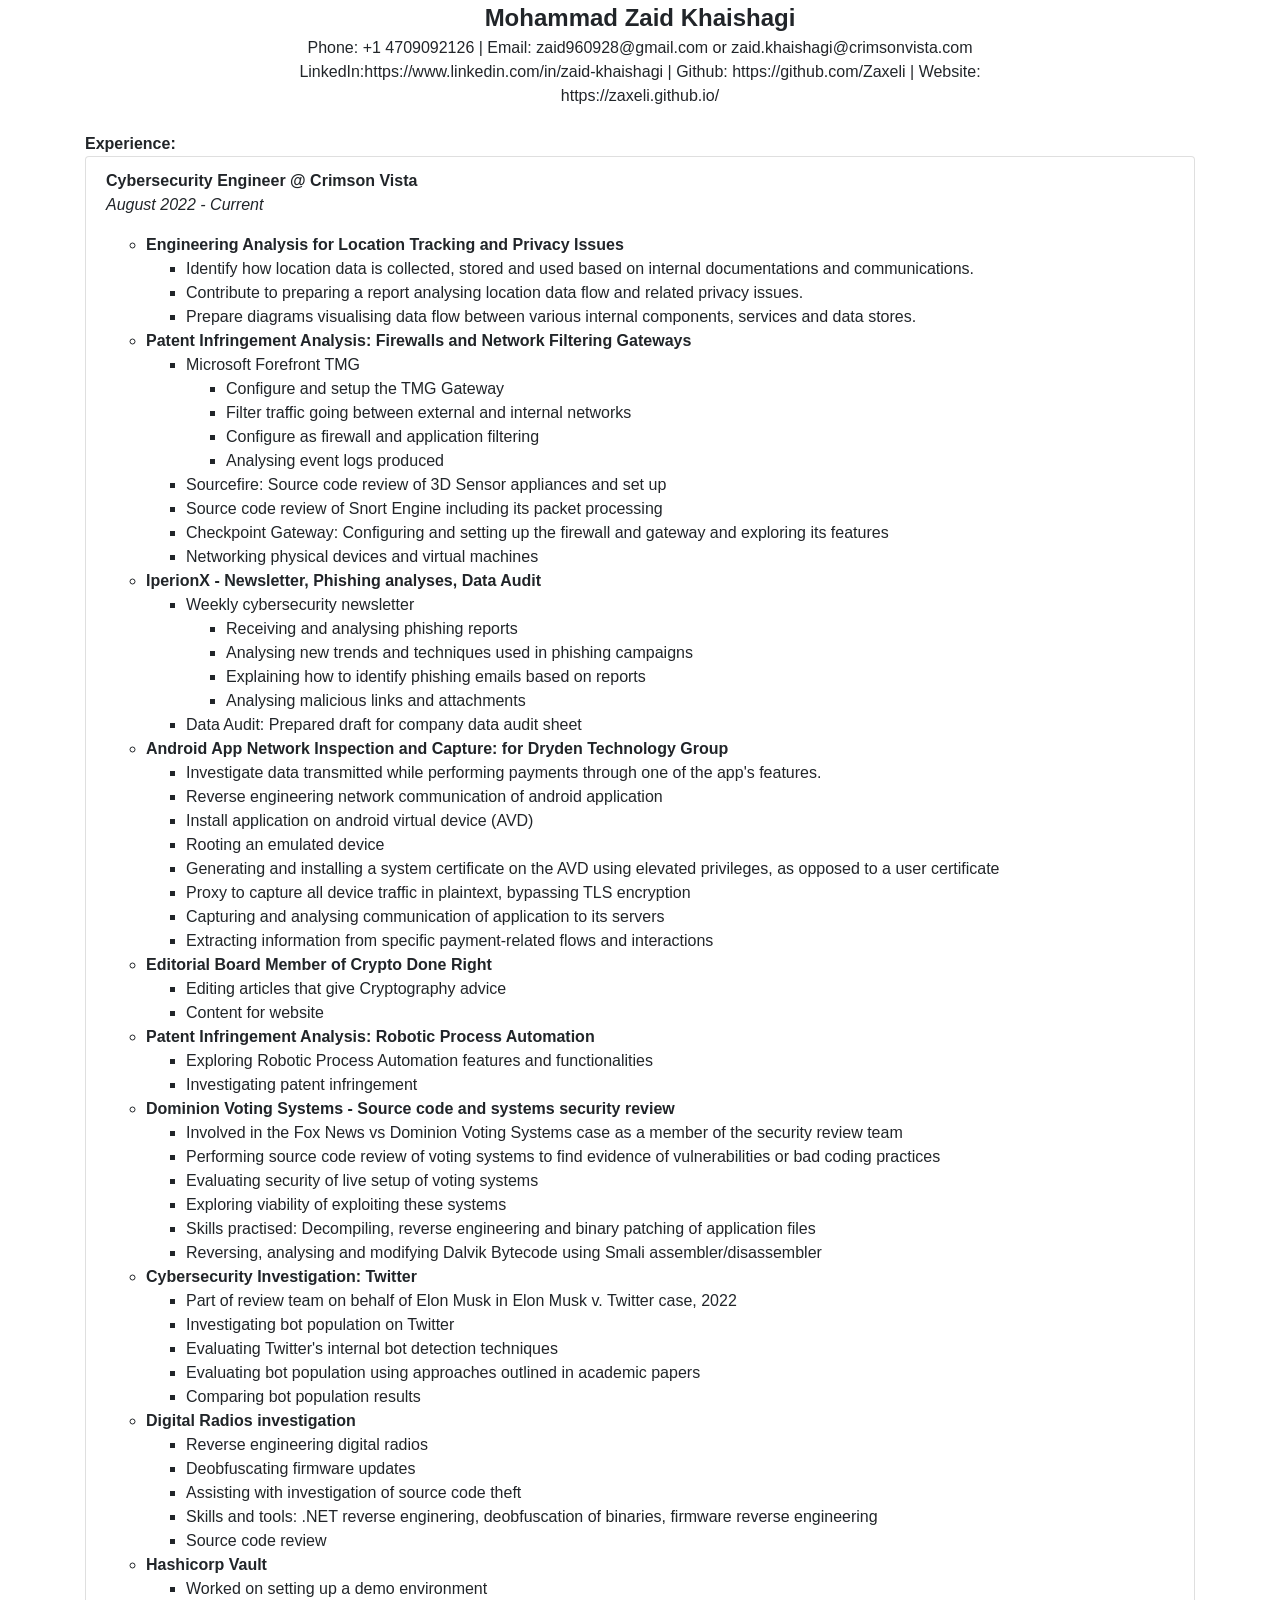
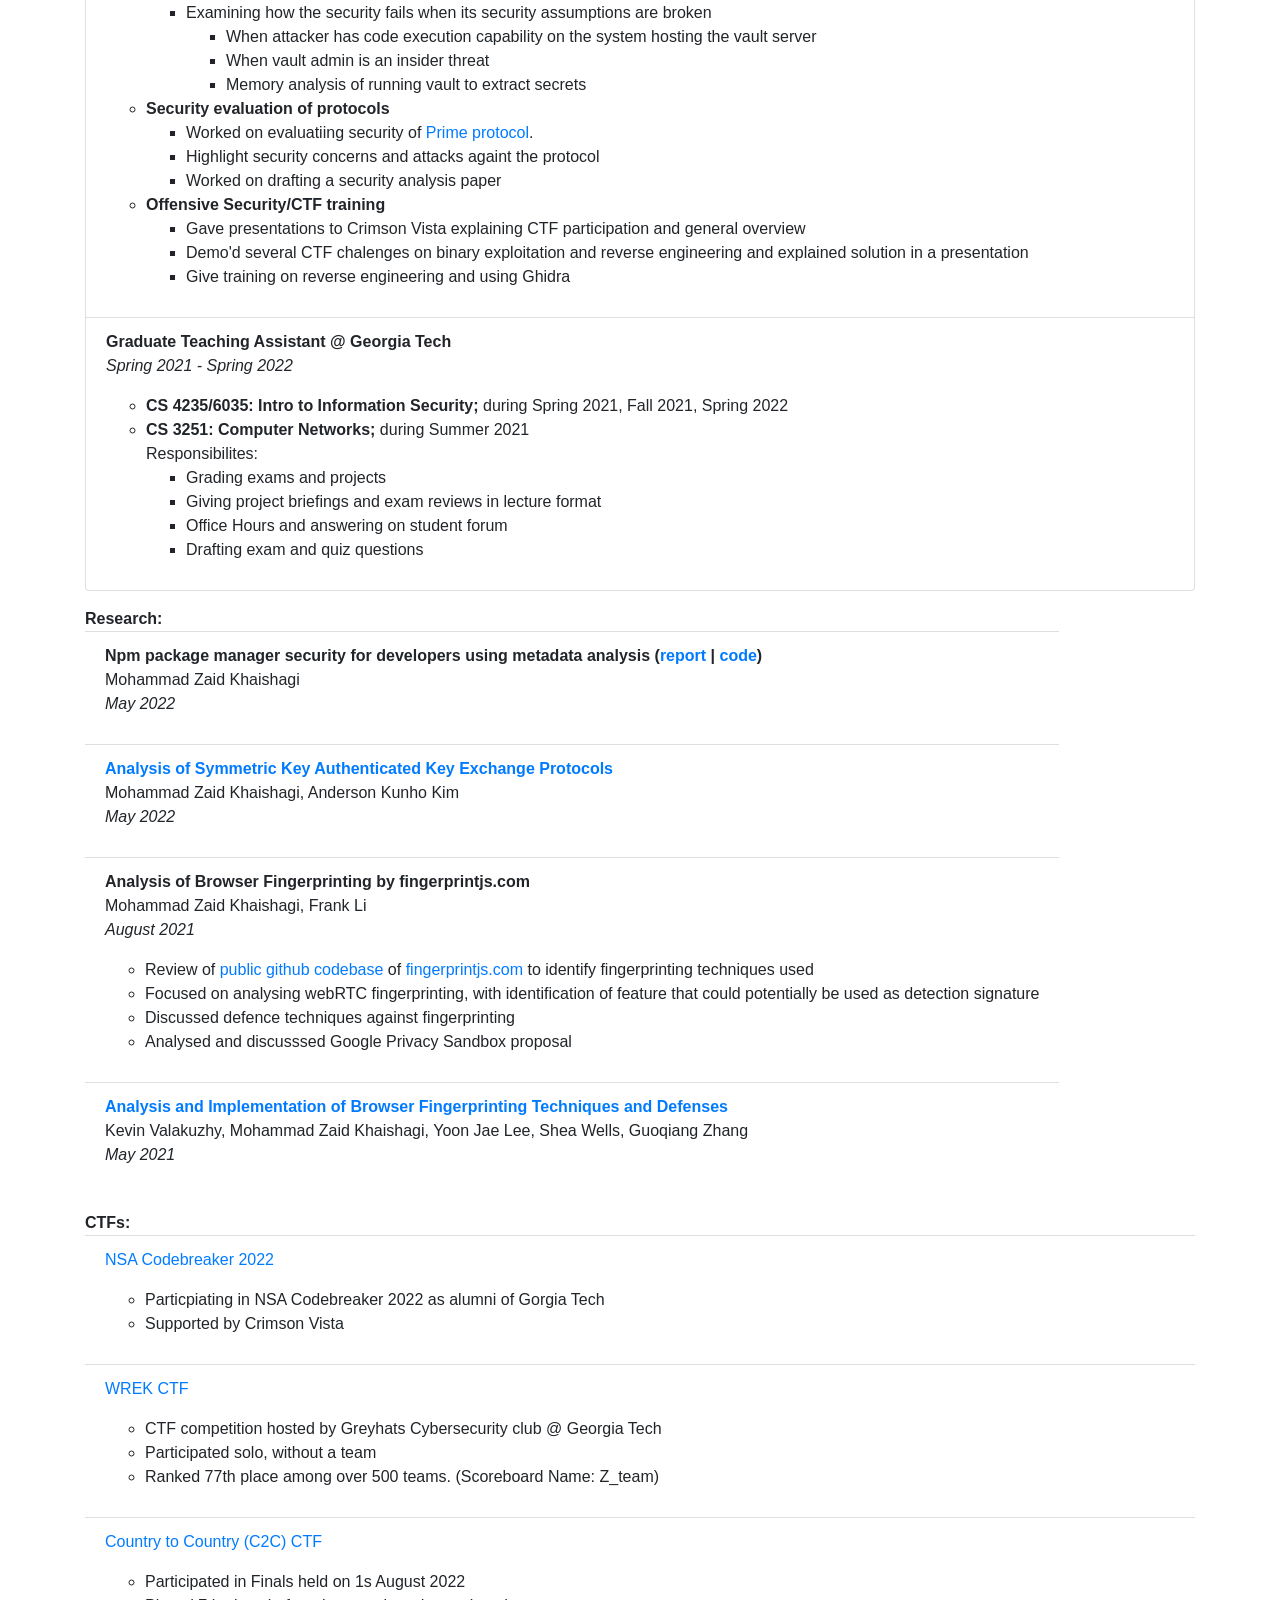
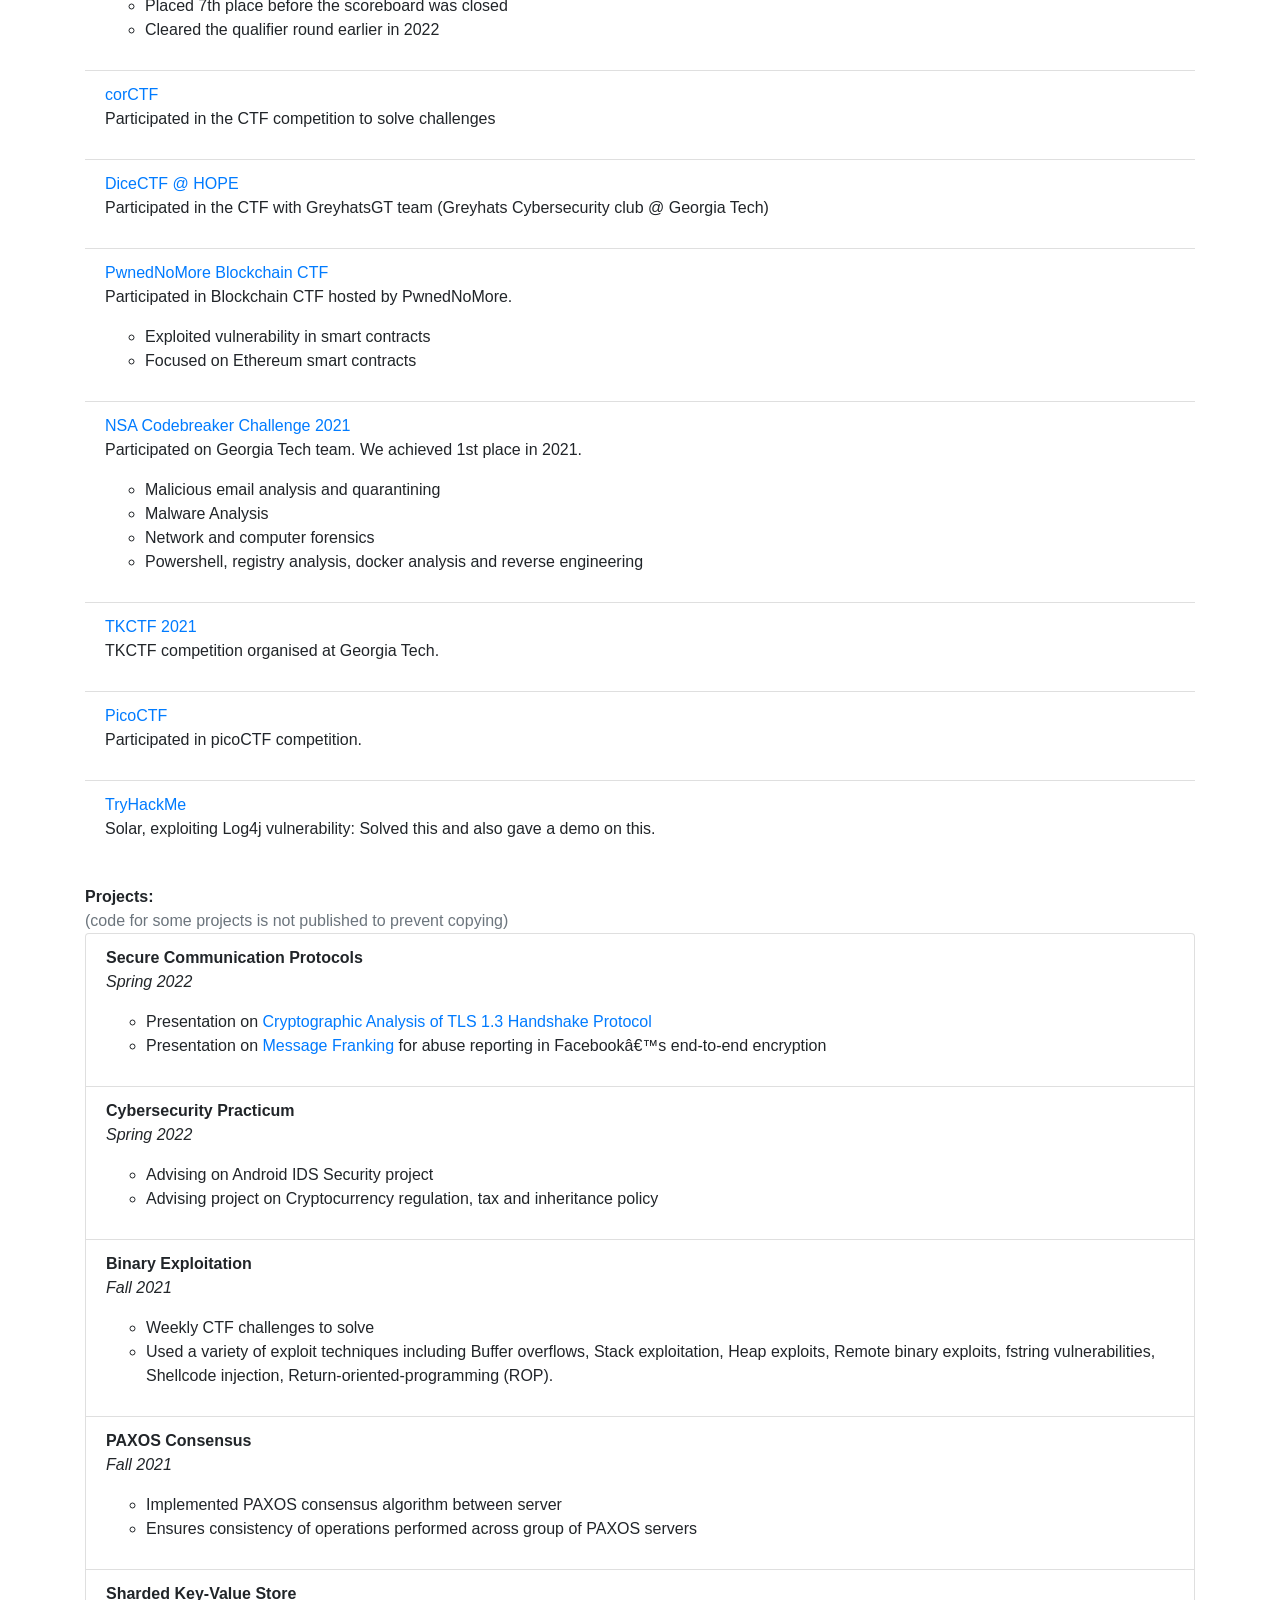
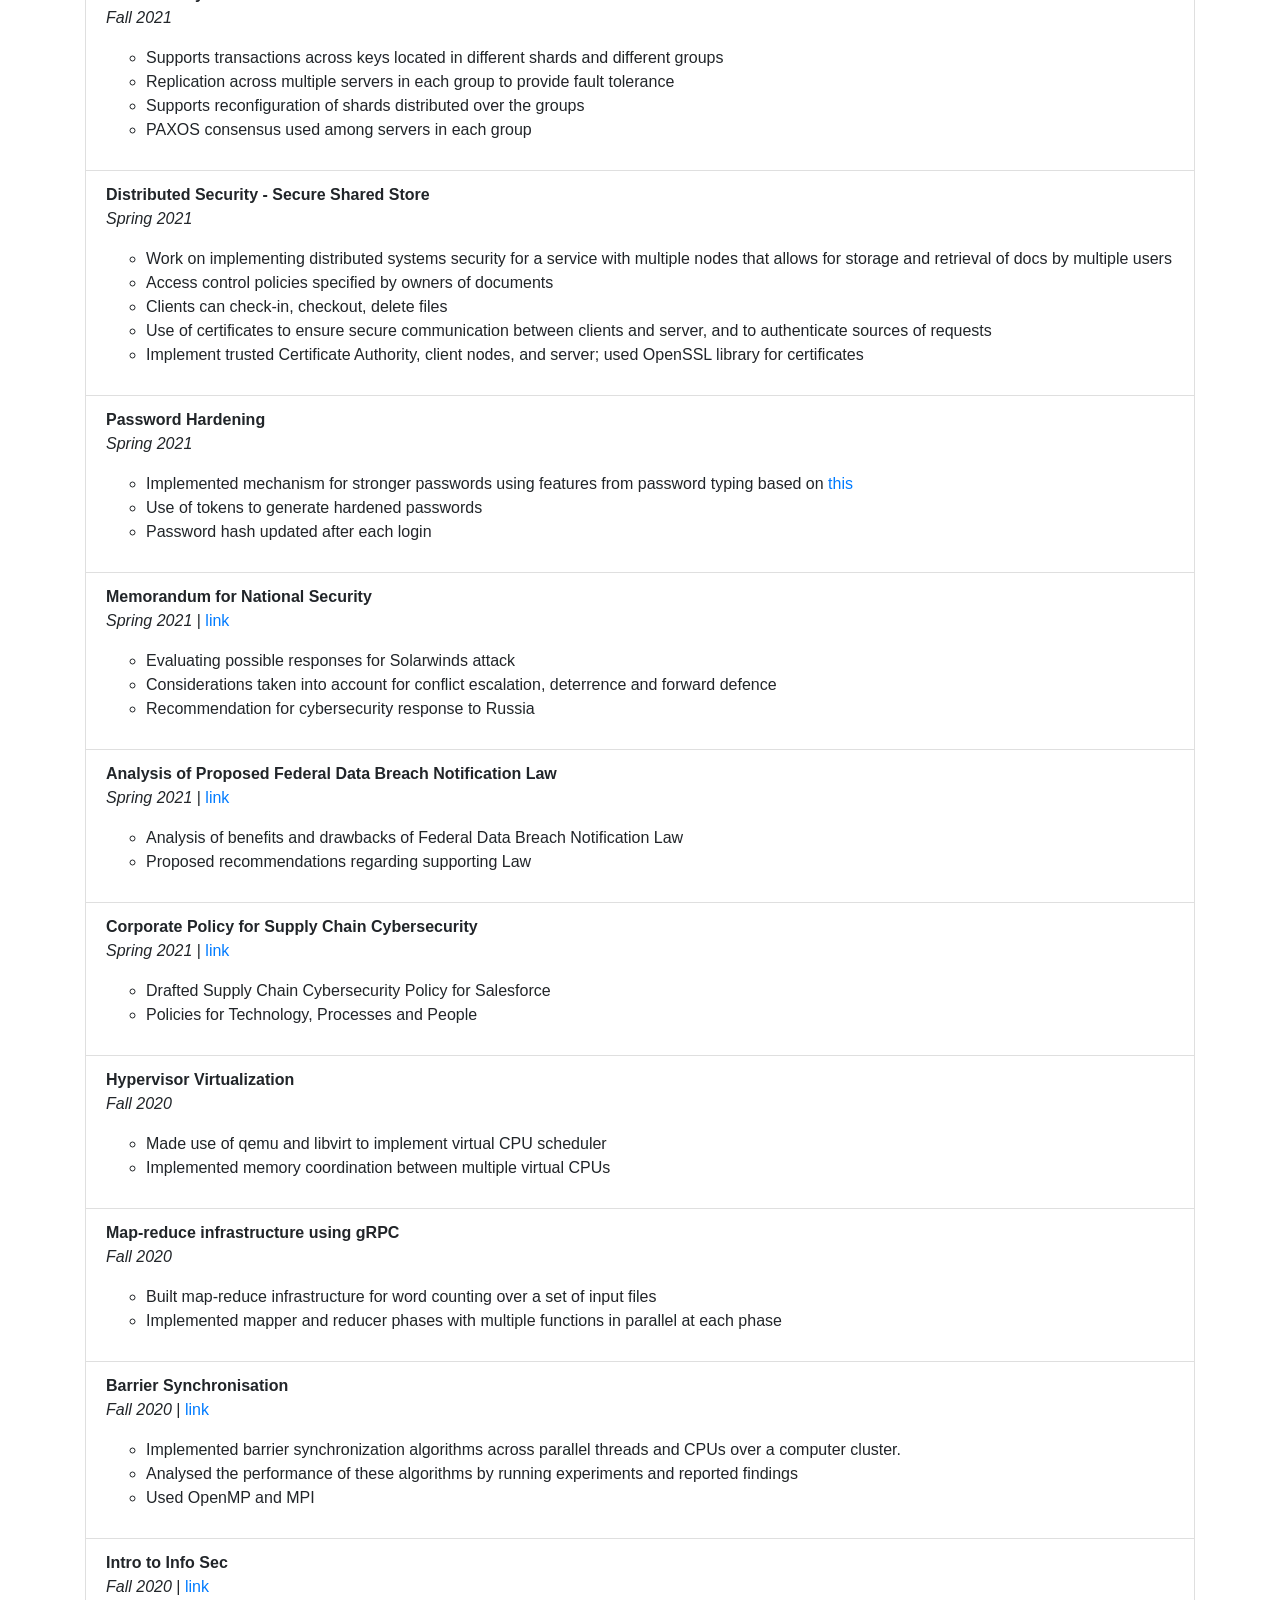
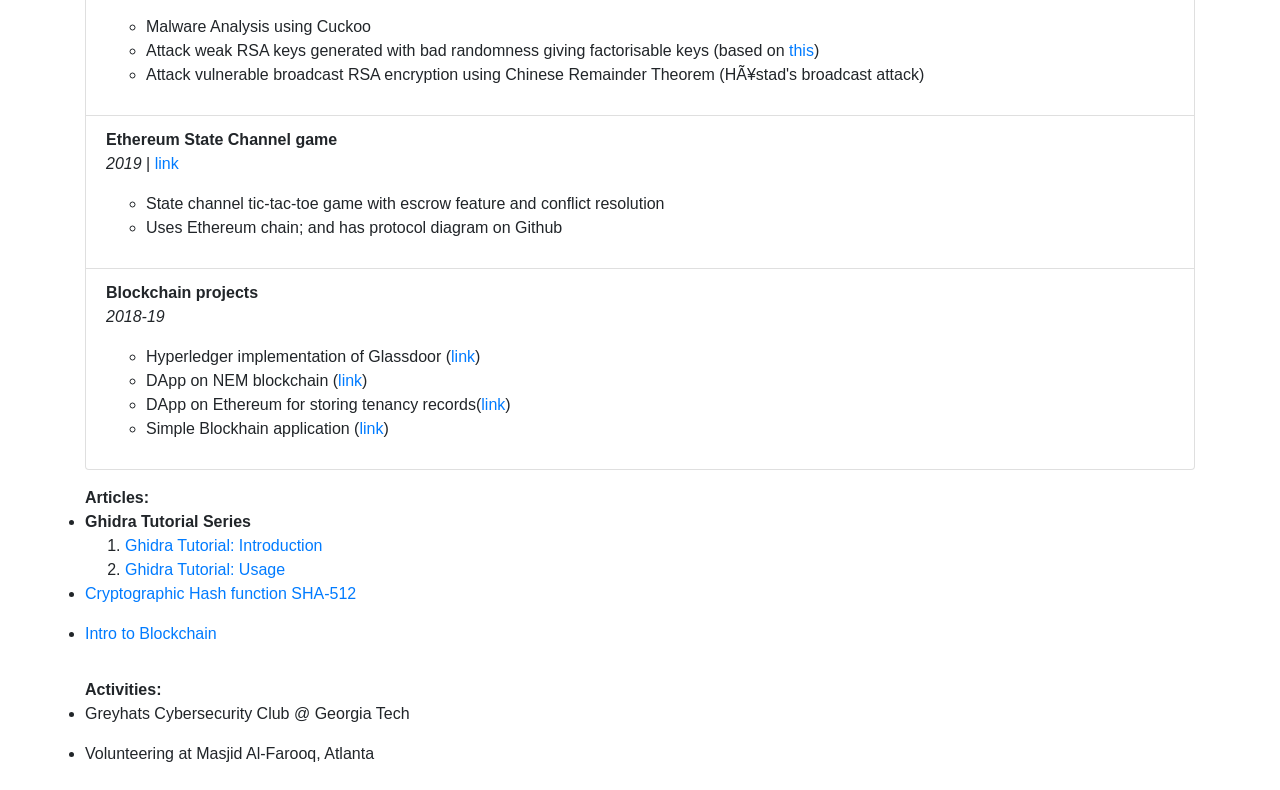
<file: home_right_copy.html>
<html>

<head>
    <link rel="stylesheet" href="https://cdn.jsdelivr.net/npm/bootstrap@4.3.1/dist/css/bootstrap.min.css"
        integrity="sha384-ggOyR0iXCbMQv3Xipma34MD+dH/1fQ784/j6cY/iJTQUOhcWr7x9JvoRxT2MZw1T" crossorigin="anonymous">
    <script src="https://code.jquery.com/jquery-3.3.1.slim.min.js"
        integrity="sha384-q8i/X+965DzO0rT7abK41JStQIAqVgRVzpbzo5smXKp4YfRvH+8abtTE1Pi6jizo"
        crossorigin="anonymous"></script>
    <script src="https://cdn.jsdelivr.net/npm/popper.js@1.14.7/dist/umd/popper.min.js"
        integrity="sha384-UO2eT0CpHqdSJQ6hJty5KVphtPhzWj9WO1clHTMGa3JDZwrnQq4sF86dIHNDz0W1"
        crossorigin="anonymous"></script>
    <script src="https://cdn.jsdelivr.net/npm/bootstrap@4.3.1/dist/js/bootstrap.min.js"
        integrity="sha384-JjSmVgyd0p3pXB1rRibZUAYoIIy6OrQ6VrjIEaFf/nJGzIxFDsf4x0xIM+B07jRM"
        crossorigin="anonymous"></script>
</head>

<body>

    <div class="row">
        <div class="col-md-8 offset-md-2">

            <center> 
                <b><font size="5">Mohammad Zaid Khaishagi</font></b><br>
                <p>Phone: +1 4709092126  | Email: zaid960928@gmail.com or zaid.khaishagi@crimsonvista.com 
                    LinkedIn:https://www.linkedin.com/in/zaid-khaishagi | Github: https://github.com/Zaxeli | Website: https://zaxeli.github.io/ </p>
            </center>
        </div>
    </div>
    
    <div class="container">

        <!-- <div class="py-2">
            <p>
                I am passionate about the field of Cybersecurity and enjoy particpiating in CTF competitions. I have
                worked on various projects including a tool to improve npm package manager security, survey of symmetric
                key exchange protocols, and browser fingerprinting analysis.
            </p>
        </div> -->

        <!-- <div class="py-2">
            <span><b>Resume</b><br></span>
            <p>

                My Resume <a href="files/resume.pdf">here</a>.
            </p>

        </div> -->


        <div class="py-2">
            <b>Experience:</b>
            <ul class="list-group">
                <li class="list-group-item">
                    <p>
                        <b>Cybersecurity Engineer @ Crimson Vista</b><br>
                        <i>August 2022 - Current</i>
                    <ul>
                        <li><b>Engineering Analysis for Location Tracking and Privacy Issues</b><br>
                            <ul>
                                <li>Identify how location data is collected, stored and used based on internal documentations and communications.</li>
                                <li>Contribute to preparing a report analysing location data flow and related privacy issues.</li>
                                <li>Prepare diagrams visualising data flow between various internal components, services and data stores.</li>
                            </ul>
                        </li>
                        <li><b>Patent Infringement Analysis: Firewalls and Network Filtering Gateways</b><br>
                            <ul>
                                <li>Microsoft Forefront TMG
                                    <ul>
                                        <li>Configure and setup the TMG Gateway</li>
                                        <li>Filter traffic going between external and internal networks</li>
                                        <li>Configure as firewall and application filtering</li>
                                        <li>Analysing event logs produced</li>
                                    </ul> 
                                </li>
                                <li>Sourcefire: Source code review of 3D Sensor appliances and set up</li>
                                <li>Source code review of Snort Engine including its packet processing</li>
                                <li>Checkpoint Gateway: Configuring and setting up the firewall and gateway and exploring its features</li>
                                <li>Networking physical devices and virtual machines </li>
                            </ul>
                        </li>
                        <li><b>IperionX - Newsletter, Phishing analyses, Data Audit</b><br>
                            <ul>
                                <li>Weekly cybersecurity newsletter
                                    <ul>
                                        <li>Receiving and analysing phishing reports</li>
                                        <li>Analysing new trends and techniques used in phishing campaigns</li>
                                        <li>Explaining how to identify phishing emails based on reports</li>
                                        <li>Analysing malicious links and attachments</li>
                                    </ul>
                                </li>
                                <li>Data Audit: Prepared draft for company data audit sheet</li>
                            </ul>
                        </li>
                        <li><b>Android App Network Inspection and Capture: for Dryden Technology Group</b><br>
                            <ul>
                                <li>Investigate data transmitted while performing payments through one of the app's features.</li>
                                <li>Reverse engineering network communication of android application</li>
                                <li>Install application on android virtual device (AVD)</li>
                                <li>Rooting an emulated device</li>
                                <li>Generating and installing a system certificate on the AVD using elevated privileges, as opposed to a user certificate</li>
                                <li>Proxy to capture all device traffic in plaintext, bypassing TLS encryption</li>
                                <li>Capturing and analysing communication of application to its servers</li>
                                <li>Extracting information from specific payment-related flows and interactions</li>
                            </ul>
                        </li>

                        <li><b>Editorial Board Member of Crypto Done Right</b><br>
                            <ul>
                                <li>Editing articles that give Cryptography advice</li>
                                <li>Content for website</li>
                            </ul>
                        </li>

                        <li><b>Patent Infringement Analysis: Robotic Process Automation</b><br>
                            <ul>
                                <li>Exploring Robotic Process Automation features and functionalities</li>
                                <li>Investigating patent infringement</li>
                            </ul>
                        </li>
                        <li><b>Dominion Voting Systems - Source code and systems security review</b><br>
                            <ul>
                                <li>Involved in the Fox News vs Dominion Voting Systems case as a member of the security review team</li>
                                <li>Performing source code review of voting systems to find evidence of vulnerabilities or bad coding practices</li>
                                <li>Evaluating security of live setup of voting systems</li>
                                <li>Exploring viability of exploiting these systems</li>
                                <li>Skills practised: Decompiling, reverse engineering and binary patching of application files</li>
                                <li>Reversing, analysing and modifying Dalvik Bytecode using Smali assembler/disassembler</li>
                            </ul>
                        </li>
                        <li><b>Cybersecurity Investigation: Twitter</b><br>
                            <ul>
                                <li>Part of review team on behalf of Elon Musk in Elon Musk v. Twitter case, 2022</li>
                                <li>Investigating bot population on Twitter</li>
                                <li>Evaluating Twitter's internal bot detection techniques</li>
                                <li>Evaluating bot population using approaches outlined in academic papers</li>
                                <li>Comparing bot population results</li>
                            </ul>
                        </li>
                        <li><b>Digital Radios investigation</b><br>
                            <ul>
                                <li>Reverse engineering digital radios</li>
                                <li>Deobfuscating firmware updates</li>
                                <li>Assisting with investigation of source code theft</li>
                                <li>Skills and tools: .NET reverse enginering, deobfuscation of binaries, firmware reverse engineering</li>
                                <li>Source code review</li>
                            </ul>
                        </li>
                        <li><b>Hashicorp Vault</b><br>
                            <ul>
                                <li>Worked on setting up a demo environment</li>
                                <li>Examining how the security fails when its security assumptions are broken
                                    <ul>
                                        <li>When attacker has code execution capability on the system hosting the vault server</li>
                                        <li>When vault admin is an insider threat</li>
                                        <li>Memory analysis of running vault to extract secrets</li>
                                    </ul>
                                </li>
                            </ul>
                        </li>
                        <li><b>Security evaluation of protocols</b><br>
                            <ul>
                                <li>Worked on evaluatiing security of <a
                                        href="https://www.dsn.jhu.edu/prime/#overview">Prime protocol</a>. </li>
                                <li>Highlight security concerns and attacks againt the protocol</li>
                                <li>Worked on drafting a security analysis paper</li>
                            </ul>
                        </li>
                        <li><b>Offensive Security/CTF training</b><br>
                            <ul>
                                <li>Gave presentations to Crimson Vista explaining CTF participation and general
                                    overview</li>
                                <li>Demo'd several CTF chalenges on binary exploitation and reverse engineering and
                                    explained solution in a presentation</li>
                                <li>Give training on reverse engineering and using Ghidra</li>
                            </ul>
                        </li>
                    </ul>
                    </p>
                </li>
                <li class="list-group-item">
                    <p>
                        <b>Graduate Teaching Assistant @ Georgia Tech</b><br>
                        <i>Spring 2021 - Spring 2022</i>
                    <ul>
                        <li><b>CS 4235/6035: Intro to Information Security;</b> during Spring 2021, Fall 2021, Spring
                            2022</li>
                        <li><b>CS 3251: Computer Networks;</b> during Summer 2021</li>
                        Responsibilites:
                        <ul>
                            <li>Grading exams and projects</li>
                            <li>Giving project briefings and exam reviews in lecture format</li>
                            <li>Office Hours and answering on student forum</li>
                            <li>Drafting exam and quiz questions</li>
                        </ul>
                    </ul>
                    </p>
                </li>
            </ul>
        </div>

        <div class="py-2" style="display: inline-block;">
            <b>Research:</b>

            <ul class="list-group list-group-flush">
                <li class="list-group-item">
                    <p>
                        <b>Npm package manager security for developers using metadata analysis (<a
                                href="files/npm_sec.pdf">report</a> | <a href="files/npm_sec.pdf">code</a>)</b>
                        <br>
                        Mohammad Zaid Khaishagi
                        <br>
                        <i>May 2022</i>
                    </p>
                </li>
                <li class="list-group-item">
                    <p>
                        <b><a href="files/Analysis of SAKE Protocols.pdf"> Analysis of Symmetric Key Authenticated Key
                                Exchange Protocols</a></b>
                        <br>
                        Mohammad Zaid Khaishagi, Anderson Kunho Kim
                        <br>
                        <i>May 2022</i>
                    </p>
                </li>
                <li class="list-group-item">
                    <p>
                        <b>Analysis of Browser Fingerprinting by fingerprintjs.com</b>
                        <br>
                        Mohammad Zaid Khaishagi, Frank Li
                        <br>
                        <i>August 2021</i>
                    <ul>
                        <li>Review of <a href="https://github.com/fingerprintjs/fingerprintjs/">public github
                                codebase</a> of <a href="https://fingerprintjs.com/">fingerprintjs.com</a> to identify
                            fingerprinting techniques used</li>
                        <li>Focused on analysing webRTC fingerprinting, with identification of feature that could
                            potentially be used as detection signature</li>
                        <li>Discussed defence techniques against fingerprinting</li>
                        <li>Analysed and discusssed Google Privacy Sandbox proposal</li>
                    </ul>
                    </p>
                </li>
                <li class="list-group-item">
                    <p>
                        <b><a href="files/fingerprinting.pdf"> Analysis and Implementation of Browser Fingerprinting
                                Techniques and Defenses</a></b>
                        <br>
                        Kevin Valakuzhy, Mohammad Zaid Khaishagi, Yoon Jae Lee, Shea Wells, Guoqiang Zhang
                        <br>
                        <i>May 2021</i>
                    </p>
                </li>
            </ul>
        </div>

        <div class="py-2">
            <b>CTFs:</b>
            <ul class="list-group list-group-flush">
                <li class="list-group-item">
                    <p>
                        <a href="https://nsa-codebreaker.org/"> NSA Codebreaker 2022</a>
                        <br>
                    <ul>
                        <li>Particpiating in NSA Codebreaker 2022 as alumni of Gorgia Tech</li>
                        <li>Supported by Crimson Vista</li>
                    </ul>

                    </p>
                </li>
                <li class="list-group-item">
                    <p>
                        <a href="https://wreckctf.com/"> WREK CTF</a>
                        <br>
                    <ul>
                        <li>CTF competition hosted by Greyhats Cybersecurity club @ Georgia Tech</li>
                        <li>Participated solo, without a team</li>
                        <li>Ranked 77th place among over 500 teams. (Scoreboard Name: Z_team)</li>
                    </ul>

                    </p>
                </li>
                <li class="list-group-item">
                    <p>
                        <a href="https://c2c-ctf-2022.mit.edu/"> Country to Country (C2C) CTF</a>
                        <br>
                    <ul>
                        <li>Participated in Finals held on 1s August 2022</li>
                        <li>Placed 7th place before the scoreboard was closed</li>
                        <li>Cleared the qualifier round earlier in 2022</li>
                    </ul>

                    </p>
                </li>
                <li class="list-group-item">
                    <p>
                        <a href="https://ctftime.org/event/1656/"> corCTF</a>
                        <br>
                        Participated in the CTF competition to solve challenges
                    </p>
                </li>
                <li class="list-group-item">
                    <p>
                        <a href="https://hope.dicega.ng/"> DiceCTF @ HOPE</a>
                        <br>
                        Participated in the CTF with GreyhatsGT team (Greyhats Cybersecurity club @ Georgia Tech)
                    </p>
                </li>
                <li class="list-group-item">
                    <p>
                        <a href="http://win.pwnednomore.org/"> PwnedNoMore Blockchain CTF</a>
                        <br>
                        Participated in Blockchain CTF hosted by PwnedNoMore.
                    <ul>
                        <li>Exploited vulnerability in smart contracts</li>
                        <li>Focused on Ethereum smart contracts</li>
                    </ul>
                    </p>
                </li>
                <li class="list-group-item">
                    <p>
                        <a href="https://nsa-codebreaker.org/leaderboard_2021"> NSA Codebreaker Challenge 2021</a>
                        <br>
                        Participated on Georgia Tech team. We achieved 1st place in 2021.
                    <ul>
                        <li>Malicious email analysis and quarantining</li>
                        <li>Malware Analysis</li>
                        <li>Network and computer forensics</li>
                        <li>Powershell, registry analysis, docker analysis and reverse engineering</li>
                    </ul>
                    </p>
                </li>
                <li class="list-group-item">
                    <p>
                        <a href="https://tc.gts3.org/cs6265/2021/ctf.html"> TKCTF 2021</a>
                        <br>
                        TKCTF competition organised at Georgia Tech.
                    </p>
                </li>
                <li class="list-group-item">
                    <p>
                        <a href="https://tc.gts3.org/cs6265/2021/ctf.html"> PicoCTF</a>
                        <br>
                        Participated in picoCTF competition.
                    </p>
                </li>
                <li class="list-group-item">
                    <p>
                        <a href="https://tryhackme.com/p/za.kh"> TryHackMe</a>
                        <br>
                        Solar, exploiting Log4j vulnerability: Solved this and also gave a demo on this.
                    </p>
                </li>
            </ul>

        </div>

        <div class="py-2">
            <b>Projects:</b>
            <br>
            <span class="text-muted">(code for some projects is not published to prevent copying)</span>
            <ul class="list-group">
                <li class="list-group-item">
                    <p>
                        <b>Secure Communication Protocols</b><br>
                        <i>Spring 2022</i>
                    <ul>
                        <li>Presentation on <a
                                href="https://link.springer.com/article/10.1007/s00145-021-09384-1">Cryptographic
                                Analysis of TLS 1.3 Handshake Protocol</a></li>
                        <li>Presentation on <a href="https://eprint.iacr.org/2017/664">Message Franking</a> for abuse
                            reporting in Facebook’s end-to-end encryption</li>
                    </ul>
                    </p>
                </li>
                <li class="list-group-item">
                    <p>
                        <b>Cybersecurity Practicum</b><br>
                        <i>Spring 2022</i>
                    <ul>
                        <li>Advising on Android IDS Security project</li>
                        <li>Advising project on Cryptocurrency regulation, tax and inheritance policy</li>
                    </ul>
                    </p>
                </li>
                <li class="list-group-item">
                    <p>
                        <b>Binary Exploitation</b><br>
                        <i>Fall 2021</i>
                    <ul>
                        <li>Weekly CTF challenges to solve</li>
                        <li>Used a variety of exploit techniques including Buffer overflows, Stack exploitation, Heap
                            exploits, Remote binary exploits, fstring vulnerabilities, Shellcode injection,
                            Return-oriented-programming (ROP).</li>
                    </ul>
                    </p>
                </li>
                <li class="list-group-item">
                    <p>
                        <b>PAXOS Consensus</b><br>
                        <i>Fall 2021</i>
                    <ul>
                        <li>Implemented PAXOS consensus algorithm between server</li>
                        <li>Ensures consistency of operations performed across group of PAXOS servers</li>
                    </ul>
                    </p>
                </li>
                <li class="list-group-item">
                    <p>
                        <b>Sharded Key-Value Store</b><br>
                        <i>Fall 2021</i>
                    <ul>
                        <li>Supports transactions across keys located in different shards and different groups</li>
                        <li>Replication across multiple servers in each group to provide fault tolerance</li>
                        <li>Supports reconfiguration of shards distributed over the groups</li>
                        <li>PAXOS consensus used among servers in each group</li>
                    </ul>
                    </p>
                </li>
                <li class="list-group-item">
                    <p>
                        <b>Distributed Security - Secure Shared Store</b><br>
                        <i>Spring 2021</i>
                    <ul>
                        <li>Work on implementing distributed systems security for a service with multiple nodes that
                            allows for storage and retrieval of docs by multiple users</li>
                        <li>Access control policies specified by owners of documents</li>
                        <li>Clients can check-in, checkout, delete files</li>
                        <li>Use of certificates to ensure secure communication between clients and server, and to
                            authenticate sources of requests</li>
                        <li>Implement trusted Certificate Authority, client nodes, and server; used OpenSSL library for
                            certificates</li>
                    </ul>
                    </p>
                </li>
                <li class="list-group-item">
                    <p>
                        <b>Password Hardening</b><br>
                        <i>Spring 2021</i>
                    <ul>
                        <li>Implemented mechanism for stronger passwords using features from password typing based on <a
                                href="https://www.cs.unc.edu/~fabian/papers/acm.ccs6.pdf">this</a></li>
                        <li>Use of tokens to generate hardened passwords</li>
                        <li>Password hash updated after each login</li>
                    </ul>
                    </p>
                </li>
                <li class="list-group-item">
                    <p>
                        <b>Memorandum for National Security</b><br>
                        <i>Spring 2021</i> | <a href="files/national_sec_memo.pdf">link</a>
                    <ul>
                        <li>Evaluating possible responses for Solarwinds attack</li>
                        <li>Considerations taken into account for conflict escalation, deterrence and forward defence
                        </li>
                        <li>Recommendation for cybersecurity response to Russia</li>
                    </ul>
                    </p>
                </li>
                <li class="list-group-item">
                    <p>
                        <b>Analysis of Proposed Federal Data Breach Notification Law</b><br>
                        <i>Spring 2021</i> | <a href="files/analysis_data_breach_law.pdf">link</a>
                    <ul>
                        <li>Analysis of benefits and drawbacks of Federal Data Breach Notification Law</li>
                        <li>Proposed recommendations regarding supporting Law</li>
                    </ul>
                    </p>
                </li>
                <li class="list-group-item">
                    <p>
                        <b>Corporate Policy for Supply Chain Cybersecurity</b><br>
                        <i>Spring 2021</i> | <a href="files/Salesforce Supply Chain Policies.pdf">link</a>
                    <ul>
                        <li>Drafted Supply Chain Cybersecurity Policy for Salesforce</li>
                        <li>Policies for Technology, Processes and People</li>
                    </ul>
                    </p>
                </li>
                <li class="list-group-item">
                    <p>
                        <b>Hypervisor Virtualization</b><br>
                        <i>Fall 2020</i>
                    <ul>
                        <li>Made use of qemu and libvirt to implement virtual CPU scheduler</li>
                        <li>Implemented memory coordination between multiple virtual CPUs</li>
                    </ul>
                    </p>
                </li>
                <li class="list-group-item">
                    <p>
                        <b>Map-reduce infrastructure using gRPC</b><br>
                        <i>Fall 2020</i>
                    <ul>
                        <li>Built map-reduce infrastructure for word counting over a set of input files</li>
                        <li>Implemented mapper and reducer phases with multiple functions in parallel at each phase</li>
                    </ul>
                    </p>
                </li>
                <li class="list-group-item">
                    <p>
                        <b>Barrier Synchronisation</b><br>
                        <i>Fall 2020</i> | <a href="files/barrier_report.pdf">link</a>
                    <ul>
                        <li>Implemented barrier synchronization algorithms across parallel threads and CPUs over a
                            computer cluster.</li>
                        <li>Analysed the performance of these algorithms by running experiments and reported findings
                        </li>
                        <li>Used OpenMP and MPI</li>
                    </ul>
                    </p>
                </li>
                <li class="list-group-item">
                    <p>
                        <b>Intro to Info Sec</b><br>
                        <i>Fall 2020</i> | <a href="files/barrier_report.pdf">link</a>
                    <ul>
                        <li>Malware Analysis using Cuckoo</li>
                        <li>Attack weak RSA keys generated with bad randomness giving factorisable keys (based on <a
                                href="https://factorable.net/weakkeys12.extended.pdf">this</a>)</li>
                        <li>Attack vulnerable broadcast RSA encryption using Chinese Remainder Theorem (Håstad's
                            broadcast attack)</li>
                    </ul>
                    </p>
                </li>
                <li class="list-group-item">
                    <p>
                        <b>Ethereum State Channel game</b><br>
                        <i>2019</i> | <a href="https://github.com/Zaxeli/state_channel_xo">link</a>
                    <ul>
                        <li>State channel tic-tac-toe game with escrow feature and conflict resolution</li>
                        <li>Uses Ethereum chain; and has protocol diagram on Github</li>
                    </ul>
                    </p>
                </li>
                <li class="list-group-item">
                    <p>
                        <b>Blockchain projects</b><br>
                        <i>2018-19</i>
                    <ul>
                        <li>Hyperledger implementation of Glassdoor (<a
                                href="https://github.com/Zaxeli/glassdoor-hyperledger">link</a>)</li>
                        <li>DApp on NEM blockchain (<a href="https://github.com/Zaxeli/nem-bank-alternate">link</a>)
                        </li>
                        <li>DApp on Ethereum for storing tenancy records(<a
                                href="https://github.com/Zaxeli/Flat-Dapp">link</a>)</li>
                        <li>Simple Blockhain application (<a href="https://github.com/Zaxeli/Blockchain-app">link</a>)
                        </li>
                    </ul>
                    </p>
                </li>
            </ul>
        </div>

        <div class="py-2">
            <b>Articles:</b>
            <ul class="list-group">
                <li>
                    <b>Ghidra Tutorial Series</b>
                    <ol>
                        <li><a href="https://www.crimsonvista.com/blog/2023/09/22/ghidra-tutorial">Ghidra Tutorial: Introduction</a></li>
                        <li><a href="https://www.crimsonvista.com/blog/2023/10/06/ghidra-usage">Ghidra Tutorial: Usage</a></li>
                    </ol>
                </li>
                <li>
                    <p>
                        <a href="https://medium.com/@zaid960928/cryptography-explaining-sha-512-ad896365a0c1">
                            Cryptographic Hash function SHA-512</a>
                    </p>
                </li>
                <li>
                    <p>
                        <a href="https://medium.com/@zaid960928/introduction-to-blockchain-ad0ab0628c15"> Intro to
                            Blockchain</a>
                    </p>
                </li>
            </ul>

        </div>

        <div class="py-2">
            <b>Activities:</b>
            <ul class="list-group">
                <li>
                    <p>
                        Greyhats Cybersecurity Club @ Georgia Tech
                    </p>
                </li>
                <li>
                    <p>
                        Volunteering at Masjid Al-Farooq, Atlanta
                    </p>
                </li>
            </ul>
        </div>



    </div>
</body>

</html>
</file>
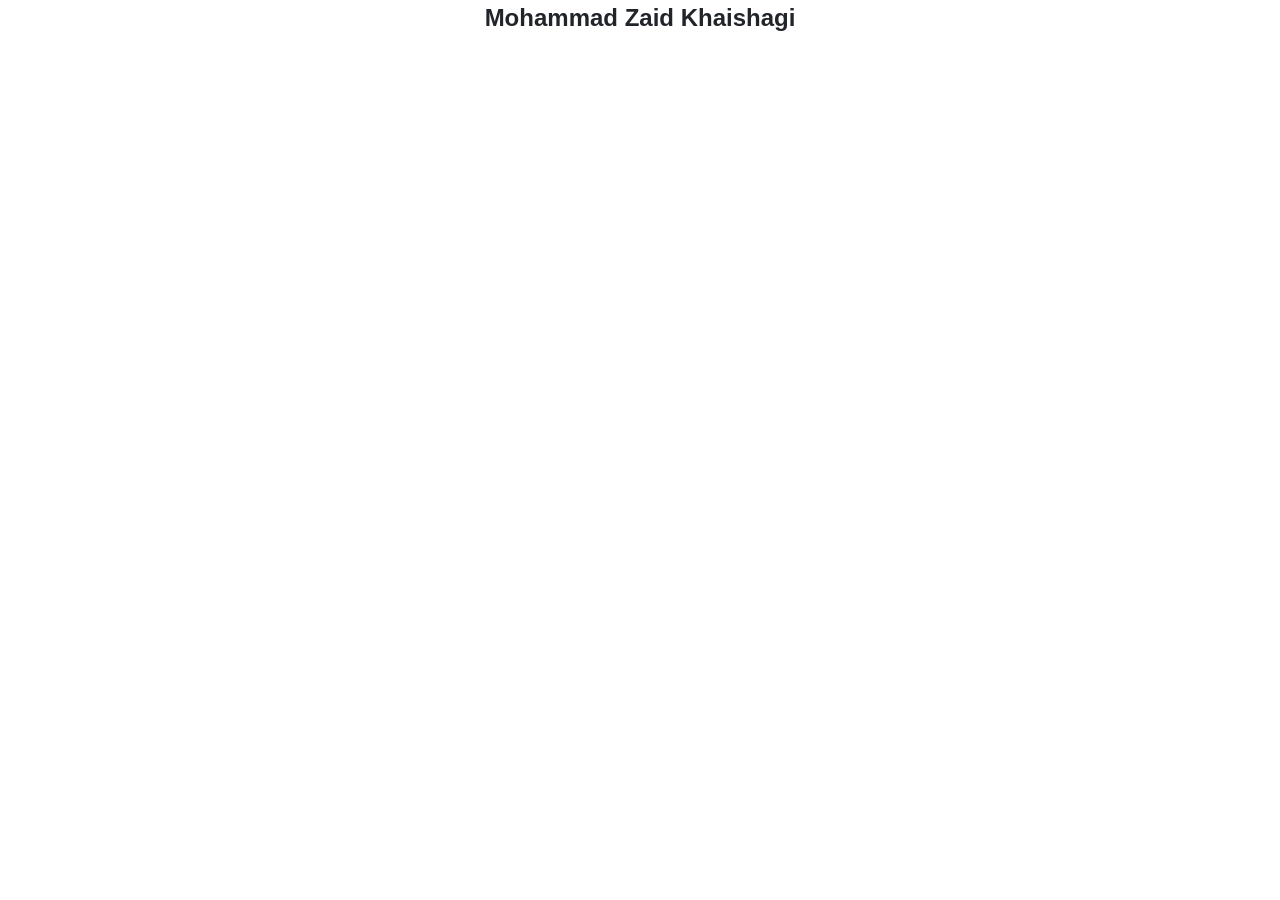
<file: home_top_copy.html>
<html>
    <head>
        <link rel="stylesheet" href="https://cdn.jsdelivr.net/npm/bootstrap@4.3.1/dist/css/bootstrap.min.css" integrity="sha384-ggOyR0iXCbMQv3Xipma34MD+dH/1fQ784/j6cY/iJTQUOhcWr7x9JvoRxT2MZw1T" crossorigin="anonymous">
        <script src="https://code.jquery.com/jquery-3.3.1.slim.min.js" integrity="sha384-q8i/X+965DzO0rT7abK41JStQIAqVgRVzpbzo5smXKp4YfRvH+8abtTE1Pi6jizo" crossorigin="anonymous"></script>
        <script src="https://cdn.jsdelivr.net/npm/popper.js@1.14.7/dist/umd/popper.min.js" integrity="sha384-UO2eT0CpHqdSJQ6hJty5KVphtPhzWj9WO1clHTMGa3JDZwrnQq4sF86dIHNDz0W1" crossorigin="anonymous"></script>
        <script src="https://cdn.jsdelivr.net/npm/bootstrap@4.3.1/dist/js/bootstrap.min.js" integrity="sha384-JjSmVgyd0p3pXB1rRibZUAYoIIy6OrQ6VrjIEaFf/nJGzIxFDsf4x0xIM+B07jRM" crossorigin="anonymous"></script>
    </head>
    <body>
        <div class="row">
            <div class="col-md-8 offset-md-2">

                <center> 
                    <b><font size="5">Mohammad Zaid Khaishagi</font></b>
                </center>
            </div>
        </div>
    

    </body>
</html>
</file>
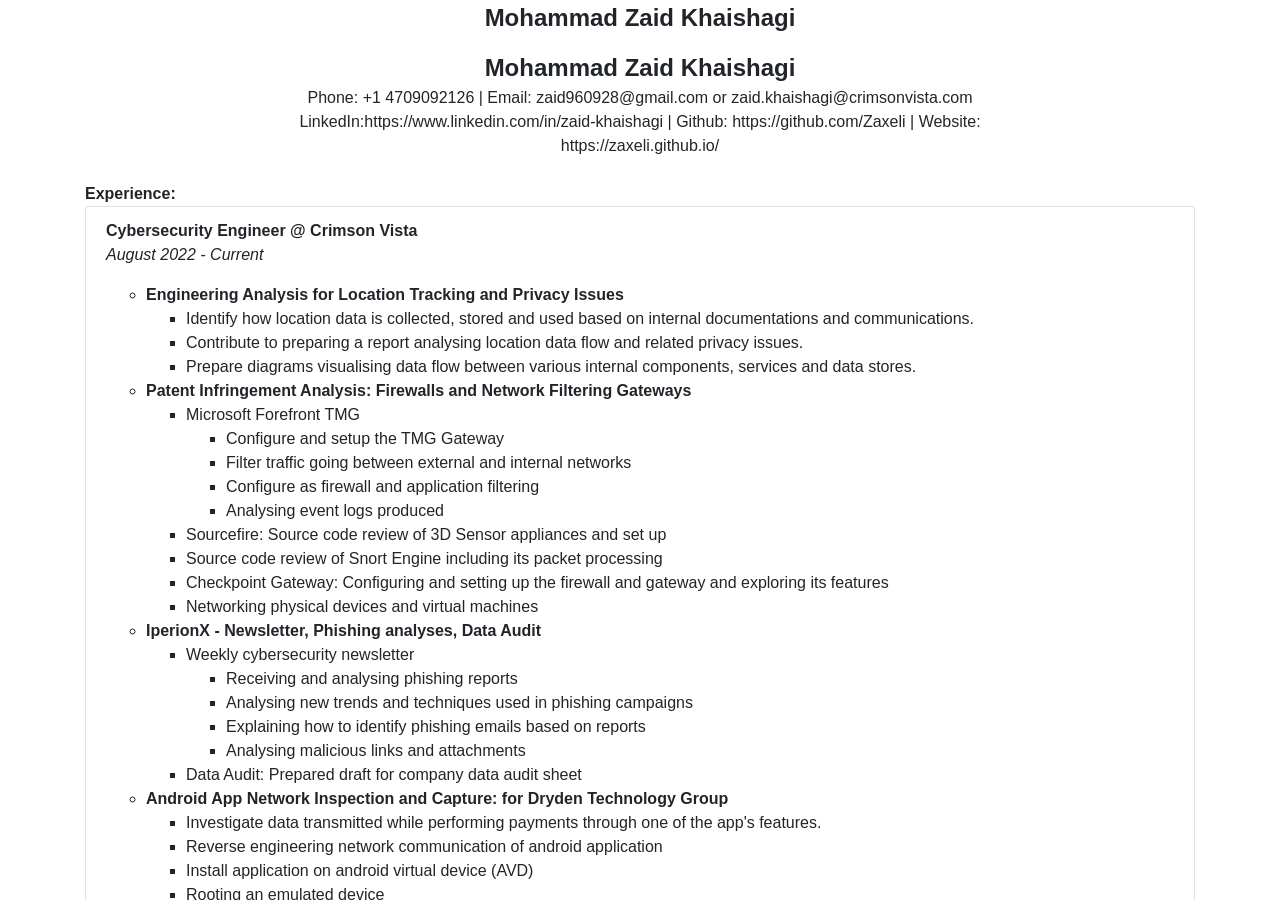
<file: index copy.html>
<html>
    <head> <title>Zaid Khaishagi | Georgia Tech</title>
      <meta http-equiv="Content-Type" content="text/html; charset=UTF-8">
      <script src="index.js"></script>
    </head>
  
  <frameset rows="50,*" border="0" framespacing="0" frameborder="0" marginwidth="0" marginheight="0" frameborder="no" >
      <frame name="top" scrolling="no" noresize target="top" src="home_top_copy.html">
  
      <frameset  frameborder=0>
        
        <frame name="right" src="home_right_copy.html" frameborder=0
        scrolling=auto>
      </frameset>
  
  </frameset>
  
</html>
</file>
<file: style.css>
:root {
  color-scheme: light;
  --page: #ffffff;
  --surface: #fcfbf8;
  --surface-hover: #faf8f4;
  --border: #e8e1d7;
  --border-strong: #ded6ca;
  --text: #202124;
  --body: #686a6e;
  --muted: #85878b;
  --accent: #2f766f;
  --radius: 12px;
}

* { box-sizing: border-box; }

html { scroll-behavior: smooth; }

body {
  min-height: 100vh;
  margin: 0;
  background: var(--page);
  color: var(--body);
  font-family: Inter, ui-sans-serif, -apple-system, BlinkMacSystemFont, "Segoe UI", sans-serif;
  font-size: 0.9375rem;
  font-weight: 400;
  line-height: 1.65;
  -webkit-font-smoothing: antialiased;
}

::selection {
  background: var(--text);
  color: var(--page);
}

.page {
  width: min(100%, 1120px);
  margin: 0 auto;
  padding: 64px 40px 120px;
}

.intro {
  margin: 0 0 56px 300px;
  padding-bottom: 28px;
  border-bottom: 1px solid var(--border);
}

.intro p {
  margin: 0 0 8px;
  color: var(--muted);
  font-size: 0.75rem;
  font-weight: 600;
  letter-spacing: 0.1em;
  text-transform: uppercase;
}

h1 {
  margin: 0;
  color: var(--text);
  font-size: clamp(2rem, 4vw, 3rem);
  font-weight: 500;
  letter-spacing: -0.035em;
  line-height: 1.1;
}

.page-grid {
  display: grid;
  grid-template-columns: 240px minmax(0, 1fr);
  gap: 60px;
  align-items: start;
}

.profile {
  position: sticky;
  top: 40px;
  display: block;
  margin: 0;
  font-size: 0.875rem;
}

.profile img {
  display: block;
  width: 112px;
  height: 112px;
  margin: 0 0 24px;
  border: 1px solid var(--border);
  border-radius: 50%;
  object-fit: cover;
  filter: saturate(0.8);
}

.profile p {
  margin: 0 0 16px;
}

.profile p:first-of-type {
  color: var(--text);
}

.profile > br,
.profile br + br {
  display: none;
}

.profile a {
  font-size: 0.8125rem;
  font-weight: 500;
}

.profile-resume {
  margin-top: 28px;
  padding-top: 22px;
  border-top: 1px solid var(--border);
}

.profile-resume span b {
  display: block;
  margin-bottom: 8px;
  color: var(--text);
  font-size: 0.8125rem;
  font-weight: 600;
  letter-spacing: 0.04em;
}

.profile-resume p {
  margin: 0;
}

a {
  color: var(--text);
  text-decoration-color: var(--border-strong);
  text-underline-offset: 0.2em;
  transition: color 150ms ease, text-decoration-color 150ms ease;
}

a:hover {
  color: var(--accent);
  text-decoration-color: currentColor;
}

.content > .container {
  width: 100%;
  max-width: none;
  padding: 0;
}

.content > .container > div {
  display: block !important;
  margin: 0;
  padding: 40px 0 !important;
  border-top: 1px solid var(--border);
}

.content > .container > div:first-child {
  padding-top: 0 !important;
  border-top: 0;
  color: var(--body);
  font-size: 1rem;
  font-weight: 400;
  line-height: 1.625;
}

.section-navigation {
  margin: 4px 0 40px;
  padding: 18px 20px 20px;
  border: 1px solid var(--border);
  border-radius: var(--radius);
  background: var(--surface);
}

.section-navigation-label {
  display: block;
  margin-bottom: 12px;
  color: var(--muted);
  font-size: 0.6875rem;
  font-weight: 600;
  letter-spacing: 0.1em;
  text-transform: uppercase;
}

.section-navigation-links {
  display: flex;
  flex-wrap: wrap;
  gap: 8px;
}

.section-navigation-links a {
  display: inline-flex;
  align-items: center;
  min-height: 32px;
  padding: 5px 11px;
  border: 1px solid var(--border);
  border-radius: 999px;
  background: var(--page);
  color: var(--body);
  font-size: 0.75rem;
  font-weight: 500;
  line-height: 1;
  text-decoration: none;
}

.section-navigation-links a:hover {
  border-color: var(--accent);
  color: var(--accent);
}

#experience,
#miscellaneous-projects,
#research,
#ctfs,
#projects,
#articles,
#activities {
  scroll-margin-top: 28px;
}

.content > .container > div > b:first-child,
.content > .container > div > span:first-child b {
  display: block;
  margin: 0 0 20px;
  color: var(--text);
  font-size: 0.875rem;
  font-weight: 600;
  letter-spacing: 0.02em;
  text-decoration: none;
}

.content p { margin: 0 0 14px; }

.content ul,
.content ol {
  margin-top: 10px;
  margin-bottom: 0;
  padding-left: 1.25rem;
}

.content li { margin: 5px 0; }

.content li::marker { color: var(--border-strong); }

.content > .container > div > ul {
  display: grid;
  gap: 12px;
  margin: 0;
  padding: 0;
  list-style: none;
}

.content > .container > div > ul > li {
  margin: 0;
  padding: 18px 20px;
  border: 1px solid var(--border);
  border-radius: var(--radius);
  background: var(--surface);
  transition: border-color 150ms ease, background 150ms ease;
}

.content > .container > div > ul > li:hover {
  border-color: var(--border-strong);
  background: var(--surface-hover);
}

.work-overview > br {
  display: none;
}

.work-overview {
  display: grid !important;
  grid-template-columns: minmax(0, 2.15fr) minmax(190px, 0.85fr);
  grid-template-areas:
    "experience-heading miscellaneous-heading"
    "experience-list miscellaneous-list";
  column-gap: 24px;
  align-items: start;
}

.work-overview > .experience-heading {
  grid-area: experience-heading;
  margin-bottom: 20px;
  font-size: 1rem;
  letter-spacing: 0;
}

.work-overview > .experience-list {
  grid-area: experience-list;
  gap: 16px;
  margin-bottom: 0;
}

.work-overview > .experience-list > li {
  padding: 24px 26px;
  border-color: var(--border-strong);
  border-left: 3px solid var(--accent);
  background: #fff;
}

.work-overview > .experience-list > li > p > b:first-child {
  font-size: 1rem;
}

.work-overview > .miscellaneous-heading {
  grid-area: miscellaneous-heading;
  margin-bottom: 16px;
  color: var(--muted);
  font-size: 0.8125rem;
}

.work-overview > .miscellaneous-list {
  grid-area: miscellaneous-list;
  grid-template-columns: 1fr;
  gap: 10px;
}

.work-overview > .miscellaneous-list > li {
  padding: 14px 16px;
  color: var(--muted);
  font-size: 0.8125rem;
}

.work-overview > .miscellaneous-list > li b {
  font-size: 0.875rem;
}

.content > .container > div > ul > li > p:last-child,
.content > .container > div > ul > li > ul:last-child,
.content > .container > div > ul > li > ol:last-child {
  margin-bottom: 0;
}

.content b {
  color: var(--text);
  font-weight: 600;
}

.content i,
.text-muted {
  color: var(--muted) !important;
  font-size: 0.8125rem;
}

@media (max-width: 560px) {
  .page { padding: 40px 22px 80px; }

  .intro {
    margin: 0 0 40px;
    padding-bottom: 24px;
  }

  .page-grid {
    grid-template-columns: 1fr;
    gap: 46px;
  }

  .profile {
    position: static;
    display: grid;
    grid-template-columns: 72px minmax(0, 1fr);
    column-gap: 18px;
  }

  .profile img {
    grid-column: 1;
    grid-row: 1 / span 8;
    width: 72px;
    height: 72px;
    margin: 0;
  }

  .profile p { grid-column: 2; }

  .profile-resume {
    grid-column: 1 / -1;
    margin-top: 20px;
  }

  .content > .container > div { padding: 34px 0 !important; }

  .content > .container > div > ul > li { padding: 16px; }

  .work-overview > .experience-list > li { padding: 18px; }
}

@media (max-width: 680px) {
  .work-overview {
    grid-template-columns: 1fr;
    grid-template-areas:
      "experience-heading"
      "experience-list"
      "miscellaneous-heading"
      "miscellaneous-list";
  }

  .work-overview > .experience-list { margin-bottom: 38px; }
}

@media (min-width: 561px) and (max-width: 840px) {
  .page { padding-inline: 28px; }

  .intro { margin-left: 220px; }

  .page-grid {
    grid-template-columns: 180px minmax(0, 1fr);
    gap: 40px;
  }

  .profile img {
    width: 96px;
    height: 96px;
  }
}
</file>
